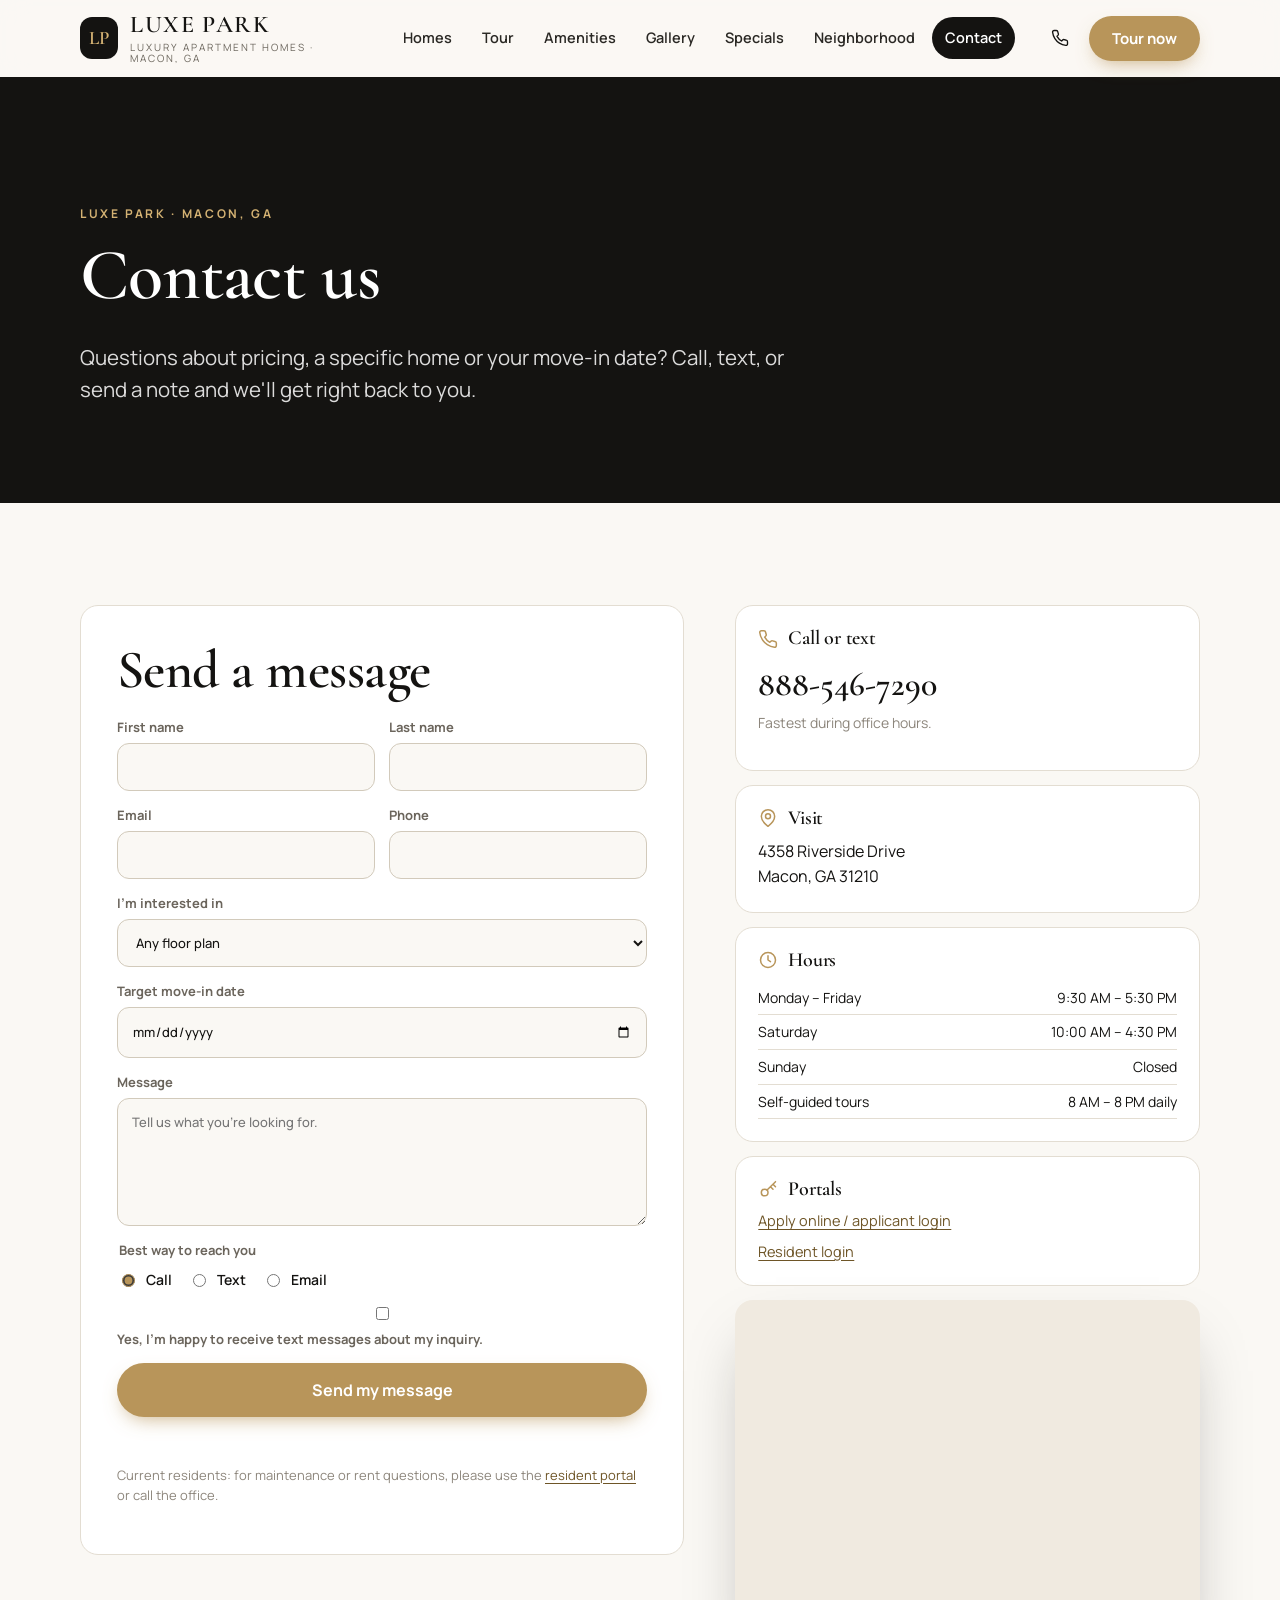
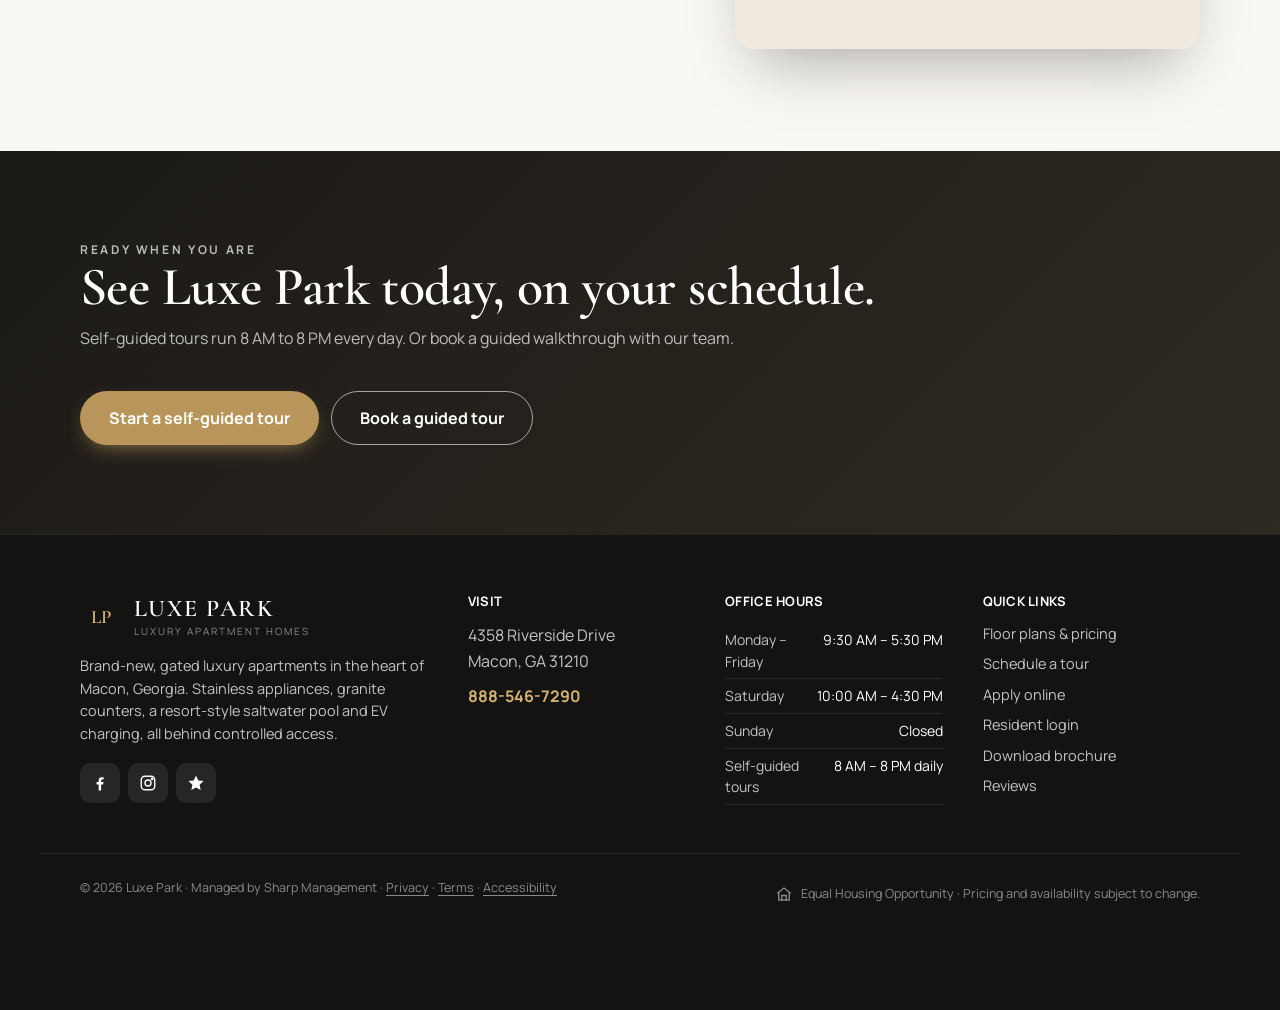
<file: contact.html>
<!doctype html>
<html lang="en">
<head>
<meta charset="utf-8">
<meta name="viewport" content="width=device-width, initial-scale=1">
<title>Contact Luxe Park | Macon, GA Apartments</title>
<meta name="description" content="Call, text or message Luxe Park in Macon, GA. Office hours, address and a quick contact form.">
<meta property="og:title" content="Contact Luxe Park | Macon, GA Apartments">
<meta property="og:description" content="Call, text or message Luxe Park in Macon, GA. Office hours, address and a quick contact form.">
<meta property="og:image" content="https://resource.rentcafe.com/image/upload/q_auto,f_auto,c_limit,w_1200/s3/2/130001/luxe%20park%20swimming%20pool.png">
<link rel="preconnect" href="https://fonts.googleapis.com">
<link rel="preconnect" href="https://fonts.gstatic.com" crossorigin>
<link href="https://fonts.googleapis.com/css2?family=Cormorant+Garamond:ital,wght@0,500;0,600;1,500&family=Manrope:wght@400;500;600;700&display=swap" rel="stylesheet">
<link rel="stylesheet" href="assets/style.css">
<link rel="icon" href="data:image/svg+xml,%3Csvg xmlns='http://www.w3.org/2000/svg' viewBox='0 0 64 64'%3E%3Crect width='64' height='64' rx='14' fill='%23141311'/%3E%3Ctext x='32' y='43' font-family='Georgia,serif' font-size='30' fill='%23c9a86a' text-anchor='middle'%3ELP%3C/text%3E%3C/svg%3E">
<script type="application/ld+json">{"@context": "https://schema.org", "@type": "ApartmentComplex", "name": "Luxe Park Luxury Apartment Homes", "telephone": "+1-888-546-7290", "url": "https://www.luxeparkga.com/", "address": {"@type": "PostalAddress", "streetAddress": "4358 Riverside Drive", "addressLocality": "Macon", "addressRegion": "GA", "postalCode": "31210", "addressCountry": "US"}, "petsAllowed": true, "amenityFeature": [{"@type": "LocationFeatureSpecification", "name": "Saltwater pool"}, {"@type": "LocationFeatureSpecification", "name": "Fitness center"}, {"@type": "LocationFeatureSpecification", "name": "Dog park"}, {"@type": "LocationFeatureSpecification", "name": "EV charging"}, {"@type": "LocationFeatureSpecification", "name": "Gated access"}]}</script>
</head>
<body data-page="contact.html">
<a class="skip" href="#main">Skip to content</a>
<header class="site-header" id="top">
  <div class="wrap header-inner">
    <a class="brand" href="index.html" aria-label="Luxe Park home">
      <span class="brand-mark">LP</span>
      <span class="brand-text"><span>Luxe Park</span><small>Luxury Apartment Homes · Macon, GA</small></span>
    </a>
    <nav class="nav" aria-label="Primary">
      <a href="floor-plans.html">Homes</a><a href="tour.html">Tour</a><a href="amenities.html">Amenities</a><a href="gallery.html">Gallery</a><a href="specials.html">Specials</a><a href="neighborhood.html">Neighborhood</a><a href="contact.html" aria-current=page>Contact</a>
    </nav>
    <div class="header-cta">
      <a class="icon-link" href="tel:+18885467290" aria-label="Call 888-546-7290"><svg viewBox="0 0 24 24" fill="none" stroke="currentColor" stroke-width="1.8" stroke-linecap="round" stroke-linejoin="round"><path d="M22 16.9v3a2 2 0 0 1-2.2 2 19.8 19.8 0 0 1-8.6-3.1 19.5 19.5 0 0 1-6-6A19.8 19.8 0 0 1 2.1 4.2 2 2 0 0 1 4.1 2h3a2 2 0 0 1 2 1.7c.1.9.4 1.8.7 2.7a2 2 0 0 1-.5 2.1L8 9.8a16 16 0 0 0 6.2 6.2l1.3-1.3a2 2 0 0 1 2.1-.5c.9.3 1.8.6 2.7.7a2 2 0 0 1 1.7 2z"/></svg><span>888-546-7290</span></a>
      <button class="btn btn-gold" data-book="guided">Tour now</button>
      <button class="menu-btn" aria-label="Open menu" aria-expanded="false" data-menu><svg viewBox="0 0 24 24" fill="none" stroke="currentColor" stroke-width="2" stroke-linecap="round"><path d="M4 7h16M4 12h16M4 17h16"/></svg></button>
    </div>
  </div>
</header>
<div class="mobile-menu" data-mobile-menu aria-hidden="true">
  <button class="menu-backdrop" aria-label="Close menu" data-menu-close></button>
  <div class="mobile-menu-panel">
  <div class="mobile-menu-top">
    <span class="eyebrow">Menu</span>
    <button class="menu-close" aria-label="Close menu" data-menu-close><svg viewBox="0 0 24 24" fill="none" stroke="currentColor" stroke-width="2" stroke-linecap="round"><path d="M6 6l12 12M18 6 6 18"/></svg></button>
  </div>
  <nav aria-label="Mobile">
    <a href="index.html">Home</a>
    <a href="floor-plans.html">Homes</a><a href="tour.html">Tour</a><a href="amenities.html">Amenities</a><a href="gallery.html">Gallery</a><a href="specials.html">Specials</a><a href="neighborhood.html">Neighborhood</a><a href="contact.html">Contact</a>
  </nav>
  <div class="mobile-menu-foot">
    <button class="btn btn-gold btn-block" data-book="guided">Tour now</button>
    <a class="btn btn-ghost btn-block" href="https://luxeparkga.securecafe.com/onlineleasing/luxe-park/guestlogin.aspx" target="_blank" rel="noopener">Apply online</a>
    <a class="btn btn-ghost btn-block" href="tel:+18885467290">Call 888-546-7290</a>
  </div>
  </div>
</div>
<main id="main">

<section class="page-hero" style="--hero:url('https://resource.rentcafe.com/image/upload/q_auto,f_auto,c_limit,w_1800/s3/2/130001/luxe%20park%20leasing%20office.png')">
  <div class="wrap">
    <p class="eyebrow light">Luxe Park · Macon, GA</p>
    <h1>Contact us</h1>
    <p class="lead">Questions about pricing, a specific home or your move-in date? Call, text, or send a note and we'll get right back to you.</p>
  </div>
</section>

<section class="section">
  <div class="wrap contact-grid">
    <form class="contact-form reveal" data-contact-form novalidate>
      <h2>Send a message</h2>
      <div class="field-row">
        <label>First name<input name="first" required autocomplete="given-name"></label>
        <label>Last name<input name="last" required autocomplete="family-name"></label>
      </div>
      <div class="field-row">
        <label>Email<input name="email" type="email" required autocomplete="email"></label>
        <label>Phone<input name="phone" type="tel" autocomplete="tel"></label>
      </div>
      <label>I'm interested in
        <select name="plan">
          <option value="">Any floor plan</option>
          <option value="shortleaf">The Shortleaf · 1 bed / 1 bath</option><option value="longleaf">The Longleaf · 1 bed / 1 bath</option><option value="slash">The Slash · 2 bed / 2 bath</option><option value="loblolly">The Loblolly · 3 bed / 2 bath</option>
          <option value="furniture">Furnished options (CORT)</option>
        </select>
      </label>
      <label>Target move-in date<input name="movein" type="date"></label>
      <label>Message<textarea name="message" rows="5" maxlength="512" placeholder="Tell us what you're looking for."></textarea></label>
      <fieldset class="radio-row">
        <legend>Best way to reach you</legend>
        <label><input type="radio" name="contact" value="call" checked> Call</label>
        <label><input type="radio" name="contact" value="text"> Text</label>
        <label><input type="radio" name="contact" value="email"> Email</label>
      </fieldset>
      <label class="check"><input type="checkbox" name="sms"> Yes, I'm happy to receive text messages about my inquiry.</label>
      <button class="btn btn-gold btn-lg" type="submit">Send my message</button>
      <p class="form-status" data-form-status aria-live="polite"></p>
      <p class="fine">Current residents: for maintenance or rent questions, please use the <a href="https://luxeparkga.securecafe.com/residentservices/luxe-park/userlogin.aspx" target="_blank" rel="noopener">resident portal</a> or call the office.</p>
    </form>
    <aside class="contact-side">
      <div class="info-card reveal">
        <h3><svg viewBox="0 0 24 24" fill="none" stroke="currentColor" stroke-width="1.8" stroke-linecap="round" stroke-linejoin="round"><path d="M22 16.9v3a2 2 0 0 1-2.2 2 19.8 19.8 0 0 1-8.6-3.1 19.5 19.5 0 0 1-6-6A19.8 19.8 0 0 1 2.1 4.2 2 2 0 0 1 4.1 2h3a2 2 0 0 1 2 1.7c.1.9.4 1.8.7 2.7a2 2 0 0 1-.5 2.1L8 9.8a16 16 0 0 0 6.2 6.2l1.3-1.3a2 2 0 0 1 2.1-.5c.9.3 1.8.6 2.7.7a2 2 0 0 1 1.7 2z"/></svg> Call or text</h3>
        <a class="big-link" href="tel:+18885467290">888-546-7290</a>
        <p class="muted">Fastest during office hours.</p>
      </div>
      <div class="info-card reveal">
        <h3><svg viewBox="0 0 24 24" fill="none" stroke="currentColor" stroke-width="1.8" stroke-linecap="round" stroke-linejoin="round"><path d="M20 10c0 6-8 12-8 12s-8-6-8-12a8 8 0 0 1 16 0z"/><circle cx="12" cy="10" r="3"/></svg> Visit</h3>
        <address><a href="https://maps.google.com/?q=4358%20Riverside%20Drive%20Macon%20GA%2031210" target="_blank" rel="noopener">4358 Riverside Drive<br>Macon, GA 31210</a></address>
      </div>
      <div class="info-card reveal">
        <h3><svg viewBox="0 0 24 24" fill="none" stroke="currentColor" stroke-width="1.8" stroke-linecap="round" stroke-linejoin="round"><circle cx="12" cy="12" r="9"/><path d="M12 7v5l3 2"/></svg> Hours</h3>
        <ul class="hours"><li><span>Monday – Friday</span><span>9:30 AM – 5:30 PM</span></li><li><span>Saturday</span><span>10:00 AM – 4:30 PM</span></li><li><span>Sunday</span><span>Closed</span></li><li><span>Self-guided tours</span><span>8 AM – 8 PM daily</span></li></ul>
      </div>
      <div class="info-card reveal">
        <h3><svg viewBox="0 0 24 24" fill="none" stroke="currentColor" stroke-width="1.8" stroke-linecap="round" stroke-linejoin="round"><circle cx="8" cy="15" r="4"/><path d="M10.9 12.1 21 2M15 8l3 3M18 5l3 3"/></svg> Portals</h3>
        <ul class="footer-links">
          <li><a href="https://luxeparkga.securecafe.com/onlineleasing/luxe-park/guestlogin.aspx" target="_blank" rel="noopener">Apply online / applicant login</a></li>
          <li><a href="https://luxeparkga.securecafe.com/residentservices/luxe-park/userlogin.aspx" target="_blank" rel="noopener">Resident login</a></li>
        </ul>
      </div>
      <div class="map-card reveal"><iframe src="https://www.google.com/maps?q=4358+Riverside+Drive,+Macon,+GA+31210&z=14&output=embed" title="Map to Luxe Park" loading="lazy" referrerpolicy="no-referrer-when-downgrade"></iframe></div>
    </aside>
  </div>
</section>

</main>
<section class="cta-band reveal">
  <div class="wrap cta-inner">
    <div>
      <p class="eyebrow">Ready when you are</p>
      <h2>See Luxe Park today, on your schedule.</h2>
      <p>Self-guided tours run 8 AM to 8 PM every day. Or book a guided walkthrough with our team.</p>
    </div>
    <div class="cta-actions">
      <a class="btn btn-gold btn-lg" href="https://app.tour24now.com/prospect/tour/luxe-park/register/" target="_blank" rel="noopener">Start a self-guided tour</a>
      <button class="btn btn-outline-light btn-lg" data-book="guided">Book a guided tour</button>
    </div>
  </div>
</section>
<footer class="site-footer">
  <div class="wrap footer-grid">
    <div class="footer-brand">
      <a class="brand" href="index.html"><span class="brand-mark">LP</span><span class="brand-text"><span>Luxe Park</span><small>Luxury Apartment Homes</small></span></a>
      <p>Brand-new, gated luxury apartments in the heart of Macon, Georgia. Stainless appliances, granite counters, a resort-style saltwater pool and EV charging, all behind controlled access.</p>
      <div class="social">
        <a href="https://www.facebook.com/luxeparkapartments" target="_blank" rel="noopener" aria-label="Facebook"><svg viewBox="0 0 24 24" fill="currentColor"><path d="M13.5 22v-8h2.7l.4-3.2h-3.1V8.8c0-.9.3-1.5 1.6-1.5h1.7V4.4c-.3 0-1.3-.1-2.5-.1-2.5 0-4.1 1.5-4.1 4.2v2.3H7.4V14h2.8v8h3.3z"/></svg></a>
        <a href="https://instagram.com/luxeparkapartments" target="_blank" rel="noopener" aria-label="Instagram"><svg viewBox="0 0 24 24" fill="none" stroke="currentColor" stroke-width="1.8"><rect x="3" y="3" width="18" height="18" rx="5"/><circle cx="12" cy="12" r="4"/><circle cx="17.5" cy="6.5" r="1" fill="currentColor"/></svg></a>
        <a href="https://birdeye.com/luxe-park-luxury-apartment-homes-171157085732420" target="_blank" rel="noopener" aria-label="Reviews"><svg viewBox="0 0 24 24" fill="currentColor"><path d="m12 2 3 6.6 7 .8-5.2 4.9 1.4 7.1L12 17.9 5.8 21.4l1.4-7.1L2 9.4l7-.8z"/></svg></a>
      </div>
    </div>
    <div>
      <h4>Visit</h4>
      <address>
        <a href="https://maps.google.com/?q=4358%20Riverside%20Drive%20Macon%20GA%2031210" target="_blank" rel="noopener">4358 Riverside Drive<br>Macon, GA 31210</a>
      </address>
      <a class="footer-phone" href="tel:+18885467290">888-546-7290</a>
    </div>
    <div>
      <h4>Office hours</h4>
      <ul class="hours"><li><span>Monday – Friday</span><span>9:30 AM – 5:30 PM</span></li><li><span>Saturday</span><span>10:00 AM – 4:30 PM</span></li><li><span>Sunday</span><span>Closed</span></li><li><span>Self-guided tours</span><span>8 AM – 8 PM daily</span></li></ul>
    </div>
    <div>
      <h4>Quick links</h4>
      <ul class="footer-links">
        <li><a href="floor-plans.html">Floor plans &amp; pricing</a></li>
        <li><a href="tour.html">Schedule a tour</a></li>
        <li><a href="https://luxeparkga.securecafe.com/onlineleasing/luxe-park/guestlogin.aspx" target="_blank" rel="noopener">Apply online</a></li>
        <li><a href="https://luxeparkga.securecafe.com/residentservices/luxe-park/userlogin.aspx" target="_blank" rel="noopener">Resident login</a></li>
        <li><a href="https://www.luxeparkga.com/brochure?FloorPlanIDs=,4624296,4624310,4624311,4624312" target="_blank" rel="noopener">Download brochure</a></li>
        <li><a href="https://birdeye.com/luxe-park-luxury-apartment-homes-171157085732420" target="_blank" rel="noopener">Reviews</a></li>
      </ul>
    </div>
  </div>
  <div class="wrap footer-bottom">
    <p>© 2026 Luxe Park · Managed by Sharp Management · <a href="https://www.luxeparkga.com/privacypolicy" target="_blank" rel="noopener">Privacy</a> · <a href="https://www.luxeparkga.com/termsandconditions" target="_blank" rel="noopener">Terms</a> · <a href="https://www.luxeparkga.com/accessibility" target="_blank" rel="noopener">Accessibility</a></p>
    <p class="eho" aria-label="Equal Housing Opportunity">
      <svg viewBox="0 0 24 24" width="18" height="18" fill="none" stroke="currentColor" stroke-width="1.8"><path d="M3 11 12 4l9 7M5 10v10h14V10M9 20v-6h6v6"/></svg>
      Equal Housing Opportunity · Pricing and availability subject to change.
    </p>
  </div>
</footer>
<div class="mobile-bar">
  <a href="tel:+18885467290"><svg viewBox="0 0 24 24" fill="none" stroke="currentColor" stroke-width="1.8" stroke-linecap="round" stroke-linejoin="round"><path d="M22 16.9v3a2 2 0 0 1-2.2 2 19.8 19.8 0 0 1-8.6-3.1 19.5 19.5 0 0 1-6-6A19.8 19.8 0 0 1 2.1 4.2 2 2 0 0 1 4.1 2h3a2 2 0 0 1 2 1.7c.1.9.4 1.8.7 2.7a2 2 0 0 1-.5 2.1L8 9.8a16 16 0 0 0 6.2 6.2l1.3-1.3a2 2 0 0 1 2.1-.5c.9.3 1.8.6 2.7.7a2 2 0 0 1 1.7 2z"/></svg> Call</a>
  <a class="primary" href="#" data-book="guided"><svg viewBox="0 0 24 24" fill="currentColor"><path d="M8 5v14l11-7z"/></svg> Tour now</a>
  <a href="floor-plans.html"><svg viewBox="0 0 24 24" fill="none" stroke="currentColor" stroke-width="1.8" stroke-linecap="round" stroke-linejoin="round"><circle cx="8" cy="15" r="4"/><path d="M10.9 12.1 21 2M15 8l3 3M18 5l3 3"/></svg> Pricing</a>
</div>
<div class="lightbox" data-lightbox hidden>
  <button class="lb-close" aria-label="Close" data-lb-close><svg viewBox="0 0 24 24" fill="none" stroke="currentColor" stroke-width="2" stroke-linecap="round"><path d="M6 6l12 12M18 6 6 18"/></svg></button>
  <button class="lb-prev" aria-label="Previous" data-lb-prev><svg viewBox="0 0 24 24" fill="none" stroke="currentColor" stroke-width="2" stroke-linecap="round" stroke-linejoin="round"><path d="M5 12h14M13 6l6 6-6 6"/></svg></button>
  <figure><img alt=""><figcaption></figcaption></figure>
  <button class="lb-next" aria-label="Next" data-lb-next><svg viewBox="0 0 24 24" fill="none" stroke="currentColor" stroke-width="2" stroke-linecap="round" stroke-linejoin="round"><path d="M5 12h14M13 6l6 6-6 6"/></svg></button>
</div>
<div class="modal" data-booking hidden><div class="modal-card quiz-card"></div></div>
<div class="video-modal" data-video-modal hidden>
  <button class="lb-close" aria-label="Close video" data-video-close><svg viewBox="0 0 24 24" fill="none" stroke="currentColor" stroke-width="2" stroke-linecap="round"><path d="M6 6l12 12M18 6 6 18"/></svg></button>
  <div class="video-frame"><iframe title="Luxe Park video tour" allow="autoplay; fullscreen; picture-in-picture" allowfullscreen></iframe></div>
</div>
<script src="assets/data.js"></script>
<script src="assets/main.js" defer></script>
<script src="assets/explorer.js" defer></script>
</body>
</html>
</file>
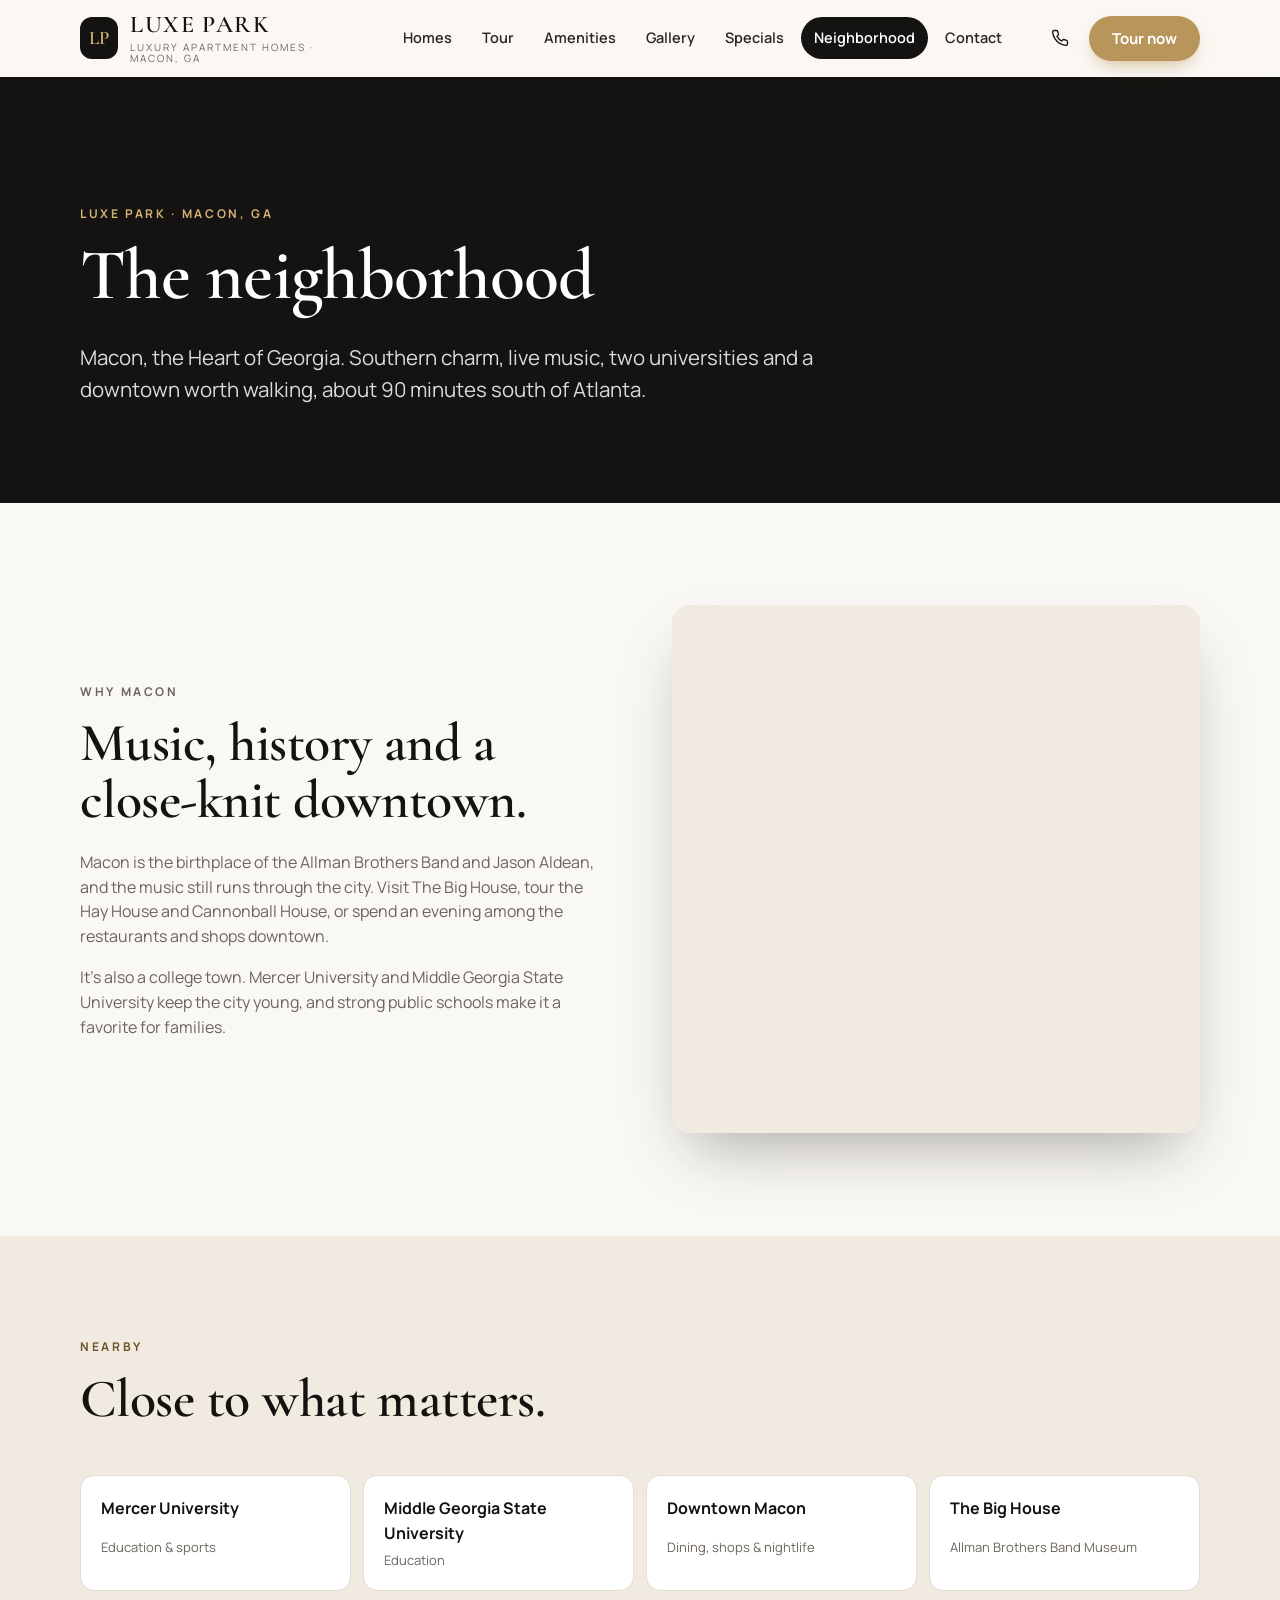
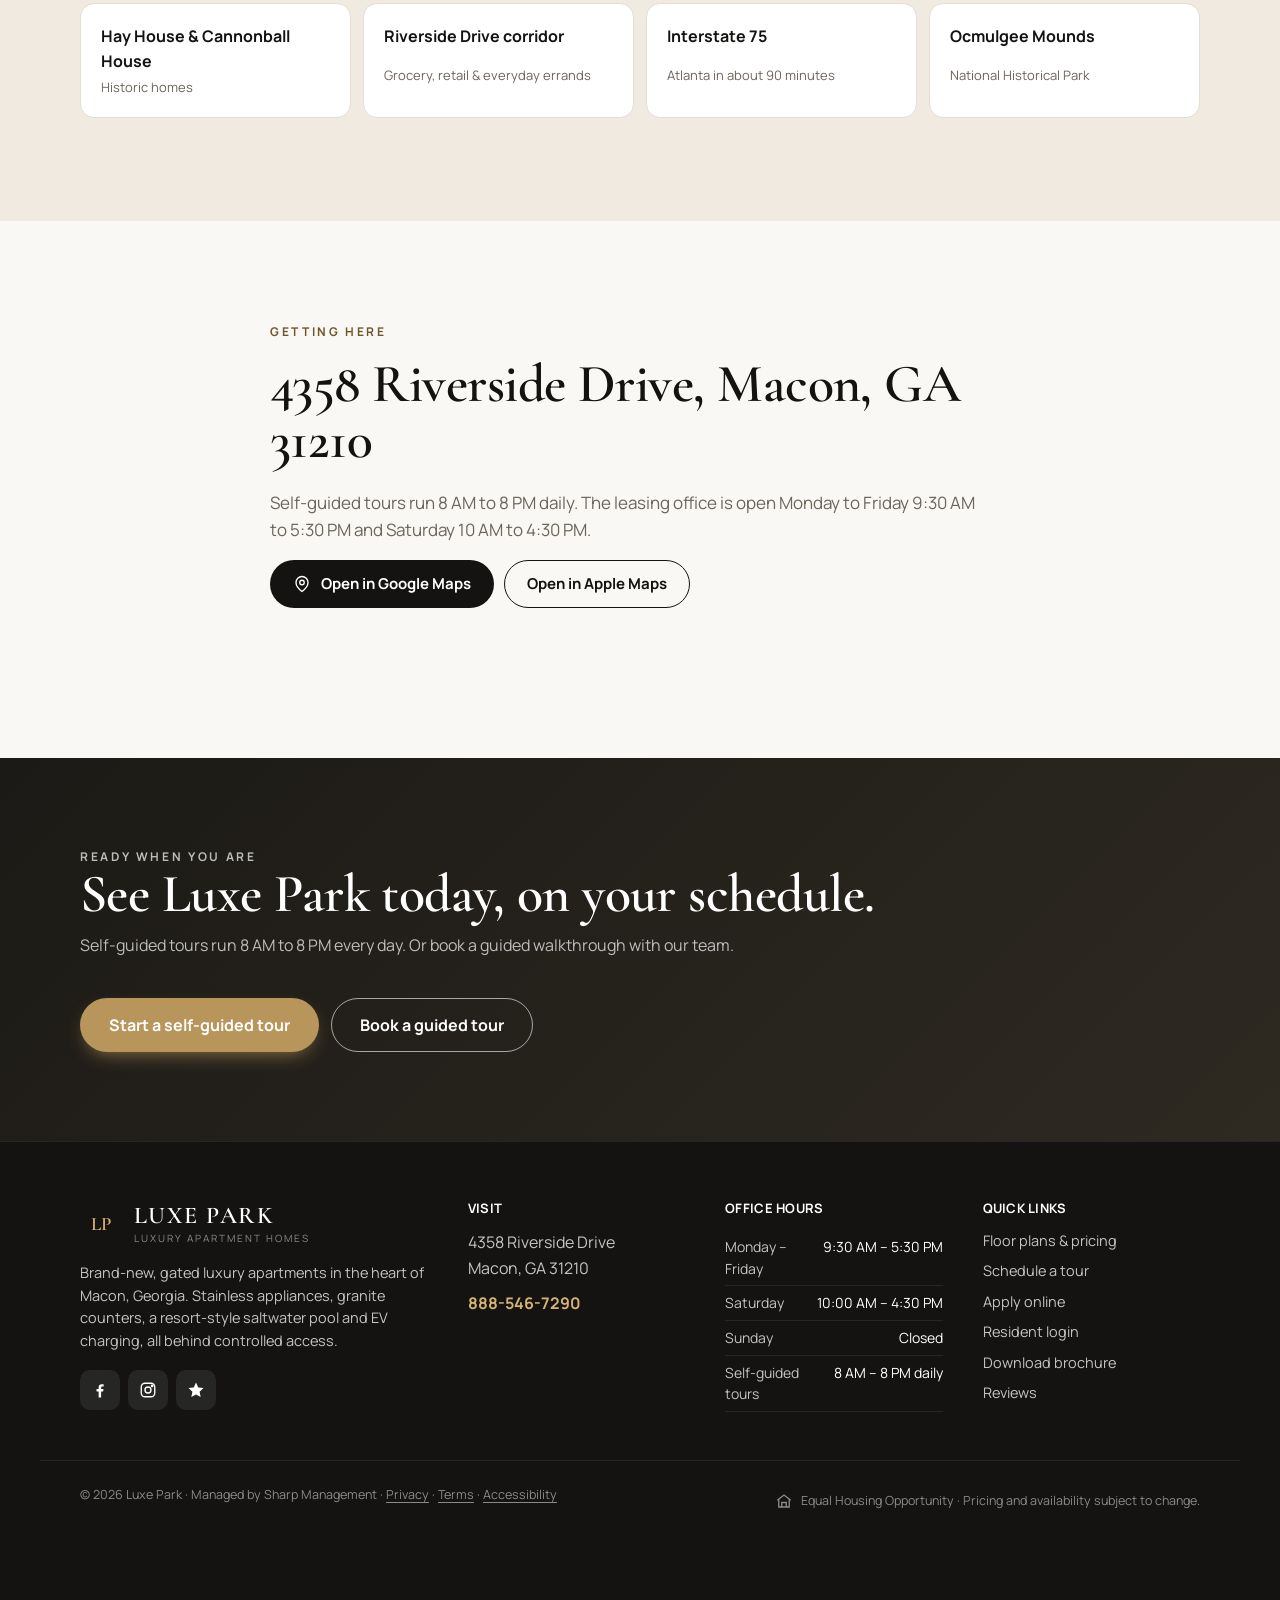
<file: neighborhood.html>
<!doctype html>
<html lang="en">
<head>
<meta charset="utf-8">
<meta name="viewport" content="width=device-width, initial-scale=1">
<title>Neighborhood & Directions | Luxe Park, Macon GA</title>
<meta name="description" content="Luxe Park sits on Riverside Drive in Macon, GA, near Mercer University, downtown and I-75. Map, directions and what's nearby.">
<meta property="og:title" content="Neighborhood & Directions | Luxe Park, Macon GA">
<meta property="og:description" content="Luxe Park sits on Riverside Drive in Macon, GA, near Mercer University, downtown and I-75. Map, directions and what's nearby.">
<meta property="og:image" content="https://resource.rentcafe.com/image/upload/q_auto,f_auto,c_limit,w_1200/s3/2/130001/luxe%20park%20swimming%20pool.png">
<link rel="preconnect" href="https://fonts.googleapis.com">
<link rel="preconnect" href="https://fonts.gstatic.com" crossorigin>
<link href="https://fonts.googleapis.com/css2?family=Cormorant+Garamond:ital,wght@0,500;0,600;1,500&family=Manrope:wght@400;500;600;700&display=swap" rel="stylesheet">
<link rel="stylesheet" href="assets/style.css">
<link rel="icon" href="data:image/svg+xml,%3Csvg xmlns='http://www.w3.org/2000/svg' viewBox='0 0 64 64'%3E%3Crect width='64' height='64' rx='14' fill='%23141311'/%3E%3Ctext x='32' y='43' font-family='Georgia,serif' font-size='30' fill='%23c9a86a' text-anchor='middle'%3ELP%3C/text%3E%3C/svg%3E">
<script type="application/ld+json">{"@context": "https://schema.org", "@type": "ApartmentComplex", "name": "Luxe Park Luxury Apartment Homes", "telephone": "+1-888-546-7290", "url": "https://www.luxeparkga.com/", "address": {"@type": "PostalAddress", "streetAddress": "4358 Riverside Drive", "addressLocality": "Macon", "addressRegion": "GA", "postalCode": "31210", "addressCountry": "US"}, "petsAllowed": true, "amenityFeature": [{"@type": "LocationFeatureSpecification", "name": "Saltwater pool"}, {"@type": "LocationFeatureSpecification", "name": "Fitness center"}, {"@type": "LocationFeatureSpecification", "name": "Dog park"}, {"@type": "LocationFeatureSpecification", "name": "EV charging"}, {"@type": "LocationFeatureSpecification", "name": "Gated access"}]}</script>
</head>
<body data-page="neighborhood.html">
<a class="skip" href="#main">Skip to content</a>
<header class="site-header" id="top">
  <div class="wrap header-inner">
    <a class="brand" href="index.html" aria-label="Luxe Park home">
      <span class="brand-mark">LP</span>
      <span class="brand-text"><span>Luxe Park</span><small>Luxury Apartment Homes · Macon, GA</small></span>
    </a>
    <nav class="nav" aria-label="Primary">
      <a href="floor-plans.html">Homes</a><a href="tour.html">Tour</a><a href="amenities.html">Amenities</a><a href="gallery.html">Gallery</a><a href="specials.html">Specials</a><a href="neighborhood.html" aria-current=page>Neighborhood</a><a href="contact.html">Contact</a>
    </nav>
    <div class="header-cta">
      <a class="icon-link" href="tel:+18885467290" aria-label="Call 888-546-7290"><svg viewBox="0 0 24 24" fill="none" stroke="currentColor" stroke-width="1.8" stroke-linecap="round" stroke-linejoin="round"><path d="M22 16.9v3a2 2 0 0 1-2.2 2 19.8 19.8 0 0 1-8.6-3.1 19.5 19.5 0 0 1-6-6A19.8 19.8 0 0 1 2.1 4.2 2 2 0 0 1 4.1 2h3a2 2 0 0 1 2 1.7c.1.9.4 1.8.7 2.7a2 2 0 0 1-.5 2.1L8 9.8a16 16 0 0 0 6.2 6.2l1.3-1.3a2 2 0 0 1 2.1-.5c.9.3 1.8.6 2.7.7a2 2 0 0 1 1.7 2z"/></svg><span>888-546-7290</span></a>
      <button class="btn btn-gold" data-book="guided">Tour now</button>
      <button class="menu-btn" aria-label="Open menu" aria-expanded="false" data-menu><svg viewBox="0 0 24 24" fill="none" stroke="currentColor" stroke-width="2" stroke-linecap="round"><path d="M4 7h16M4 12h16M4 17h16"/></svg></button>
    </div>
  </div>
</header>
<div class="mobile-menu" data-mobile-menu aria-hidden="true">
  <button class="menu-backdrop" aria-label="Close menu" data-menu-close></button>
  <div class="mobile-menu-panel">
  <div class="mobile-menu-top">
    <span class="eyebrow">Menu</span>
    <button class="menu-close" aria-label="Close menu" data-menu-close><svg viewBox="0 0 24 24" fill="none" stroke="currentColor" stroke-width="2" stroke-linecap="round"><path d="M6 6l12 12M18 6 6 18"/></svg></button>
  </div>
  <nav aria-label="Mobile">
    <a href="index.html">Home</a>
    <a href="floor-plans.html">Homes</a><a href="tour.html">Tour</a><a href="amenities.html">Amenities</a><a href="gallery.html">Gallery</a><a href="specials.html">Specials</a><a href="neighborhood.html">Neighborhood</a><a href="contact.html">Contact</a>
  </nav>
  <div class="mobile-menu-foot">
    <button class="btn btn-gold btn-block" data-book="guided">Tour now</button>
    <a class="btn btn-ghost btn-block" href="https://luxeparkga.securecafe.com/onlineleasing/luxe-park/guestlogin.aspx" target="_blank" rel="noopener">Apply online</a>
    <a class="btn btn-ghost btn-block" href="tel:+18885467290">Call 888-546-7290</a>
  </div>
  </div>
</div>
<main id="main">

<section class="page-hero" style="--hero:url('https://resource.rentcafe.com/image/upload/q_auto,f_auto,c_limit,w_1800/s3/2/130001/luxe%20%20park.jpg')">
  <div class="wrap">
    <p class="eyebrow light">Luxe Park · Macon, GA</p>
    <h1>The neighborhood</h1>
    <p class="lead">Macon, the Heart of Georgia. Southern charm, live music, two universities and a downtown worth walking, about 90 minutes south of Atlanta.</p>
  </div>
</section>

<section class="section">
  <div class="wrap split">
    <div class="split-copy reveal">
      <p class="eyebrow">Why Macon</p>
      <h2>Music, history and a close-knit downtown.</h2>
      <p>Macon is the birthplace of the Allman Brothers Band and Jason Aldean, and the music still runs through the city. Visit The Big House, tour the Hay House and Cannonball House, or spend an evening among the restaurants and shops downtown.</p>
      <p>It's also a college town. Mercer University and Middle Georgia State University keep the city young, and strong public schools make it a favorite for families.</p>
    </div>
    <div class="split-media reveal map-card tall">
      <iframe src="https://www.google.com/maps?q=4358+Riverside+Drive,+Macon,+GA+31210&z=14&output=embed" title="Map to Luxe Park at 4358 Riverside Drive, Macon, GA" loading="lazy" referrerpolicy="no-referrer-when-downgrade"></iframe>
    </div>
  </div>
</section>

<section class="section section-sand">
  <div class="wrap">
    <div class="section-head reveal">
      <p class="eyebrow">Nearby</p>
      <h2>Close to what matters.</h2>
    </div>
    <div class="near-grid">
      <div class="near reveal"><strong>Mercer University</strong><span>Education &amp; sports</span></div>
      <div class="near reveal"><strong>Middle Georgia State University</strong><span>Education</span></div>
      <div class="near reveal"><strong>Downtown Macon</strong><span>Dining, shops &amp; nightlife</span></div>
      <div class="near reveal"><strong>The Big House</strong><span>Allman Brothers Band Museum</span></div>
      <div class="near reveal"><strong>Hay House &amp; Cannonball House</strong><span>Historic homes</span></div>
      <div class="near reveal"><strong>Riverside Drive corridor</strong><span>Grocery, retail &amp; everyday errands</span></div>
      <div class="near reveal"><strong>Interstate 75</strong><span>Atlanta in about 90 minutes</span></div>
      <div class="near reveal"><strong>Ocmulgee Mounds</strong><span>National Historical Park</span></div>
    </div>
  </div>
</section>

<section class="section">
  <div class="wrap narrow">
    <div class="section-head reveal">
      <p class="eyebrow">Getting here</p>
      <h2>4358 Riverside Drive, Macon, GA 31210</h2>
      <p>Self-guided tours run 8 AM to 8 PM daily. The leasing office is open Monday to Friday 9:30 AM to 5:30 PM and Saturday 10 AM to 4:30 PM.</p>
      <div class="btn-row">
        <a class="btn btn-dark" href="https://maps.google.com/?q=4358%20Riverside%20Drive%20Macon%20GA%2031210" target="_blank" rel="noopener"><svg viewBox="0 0 24 24" fill="none" stroke="currentColor" stroke-width="1.8" stroke-linecap="round" stroke-linejoin="round"><path d="M20 10c0 6-8 12-8 12s-8-6-8-12a8 8 0 0 1 16 0z"/><circle cx="12" cy="10" r="3"/></svg> Open in Google Maps</a>
        <a class="btn btn-outline" href="https://maps.apple.com/?q=4358+Riverside+Drive,+Macon,+GA+31210" target="_blank" rel="noopener">Open in Apple Maps</a>
      </div>
    </div>
  </div>
</section>

</main>
<section class="cta-band reveal">
  <div class="wrap cta-inner">
    <div>
      <p class="eyebrow">Ready when you are</p>
      <h2>See Luxe Park today, on your schedule.</h2>
      <p>Self-guided tours run 8 AM to 8 PM every day. Or book a guided walkthrough with our team.</p>
    </div>
    <div class="cta-actions">
      <a class="btn btn-gold btn-lg" href="https://app.tour24now.com/prospect/tour/luxe-park/register/" target="_blank" rel="noopener">Start a self-guided tour</a>
      <button class="btn btn-outline-light btn-lg" data-book="guided">Book a guided tour</button>
    </div>
  </div>
</section>
<footer class="site-footer">
  <div class="wrap footer-grid">
    <div class="footer-brand">
      <a class="brand" href="index.html"><span class="brand-mark">LP</span><span class="brand-text"><span>Luxe Park</span><small>Luxury Apartment Homes</small></span></a>
      <p>Brand-new, gated luxury apartments in the heart of Macon, Georgia. Stainless appliances, granite counters, a resort-style saltwater pool and EV charging, all behind controlled access.</p>
      <div class="social">
        <a href="https://www.facebook.com/luxeparkapartments" target="_blank" rel="noopener" aria-label="Facebook"><svg viewBox="0 0 24 24" fill="currentColor"><path d="M13.5 22v-8h2.7l.4-3.2h-3.1V8.8c0-.9.3-1.5 1.6-1.5h1.7V4.4c-.3 0-1.3-.1-2.5-.1-2.5 0-4.1 1.5-4.1 4.2v2.3H7.4V14h2.8v8h3.3z"/></svg></a>
        <a href="https://instagram.com/luxeparkapartments" target="_blank" rel="noopener" aria-label="Instagram"><svg viewBox="0 0 24 24" fill="none" stroke="currentColor" stroke-width="1.8"><rect x="3" y="3" width="18" height="18" rx="5"/><circle cx="12" cy="12" r="4"/><circle cx="17.5" cy="6.5" r="1" fill="currentColor"/></svg></a>
        <a href="https://birdeye.com/luxe-park-luxury-apartment-homes-171157085732420" target="_blank" rel="noopener" aria-label="Reviews"><svg viewBox="0 0 24 24" fill="currentColor"><path d="m12 2 3 6.6 7 .8-5.2 4.9 1.4 7.1L12 17.9 5.8 21.4l1.4-7.1L2 9.4l7-.8z"/></svg></a>
      </div>
    </div>
    <div>
      <h4>Visit</h4>
      <address>
        <a href="https://maps.google.com/?q=4358%20Riverside%20Drive%20Macon%20GA%2031210" target="_blank" rel="noopener">4358 Riverside Drive<br>Macon, GA 31210</a>
      </address>
      <a class="footer-phone" href="tel:+18885467290">888-546-7290</a>
    </div>
    <div>
      <h4>Office hours</h4>
      <ul class="hours"><li><span>Monday – Friday</span><span>9:30 AM – 5:30 PM</span></li><li><span>Saturday</span><span>10:00 AM – 4:30 PM</span></li><li><span>Sunday</span><span>Closed</span></li><li><span>Self-guided tours</span><span>8 AM – 8 PM daily</span></li></ul>
    </div>
    <div>
      <h4>Quick links</h4>
      <ul class="footer-links">
        <li><a href="floor-plans.html">Floor plans &amp; pricing</a></li>
        <li><a href="tour.html">Schedule a tour</a></li>
        <li><a href="https://luxeparkga.securecafe.com/onlineleasing/luxe-park/guestlogin.aspx" target="_blank" rel="noopener">Apply online</a></li>
        <li><a href="https://luxeparkga.securecafe.com/residentservices/luxe-park/userlogin.aspx" target="_blank" rel="noopener">Resident login</a></li>
        <li><a href="https://www.luxeparkga.com/brochure?FloorPlanIDs=,4624296,4624310,4624311,4624312" target="_blank" rel="noopener">Download brochure</a></li>
        <li><a href="https://birdeye.com/luxe-park-luxury-apartment-homes-171157085732420" target="_blank" rel="noopener">Reviews</a></li>
      </ul>
    </div>
  </div>
  <div class="wrap footer-bottom">
    <p>© 2026 Luxe Park · Managed by Sharp Management · <a href="https://www.luxeparkga.com/privacypolicy" target="_blank" rel="noopener">Privacy</a> · <a href="https://www.luxeparkga.com/termsandconditions" target="_blank" rel="noopener">Terms</a> · <a href="https://www.luxeparkga.com/accessibility" target="_blank" rel="noopener">Accessibility</a></p>
    <p class="eho" aria-label="Equal Housing Opportunity">
      <svg viewBox="0 0 24 24" width="18" height="18" fill="none" stroke="currentColor" stroke-width="1.8"><path d="M3 11 12 4l9 7M5 10v10h14V10M9 20v-6h6v6"/></svg>
      Equal Housing Opportunity · Pricing and availability subject to change.
    </p>
  </div>
</footer>
<div class="mobile-bar">
  <a href="tel:+18885467290"><svg viewBox="0 0 24 24" fill="none" stroke="currentColor" stroke-width="1.8" stroke-linecap="round" stroke-linejoin="round"><path d="M22 16.9v3a2 2 0 0 1-2.2 2 19.8 19.8 0 0 1-8.6-3.1 19.5 19.5 0 0 1-6-6A19.8 19.8 0 0 1 2.1 4.2 2 2 0 0 1 4.1 2h3a2 2 0 0 1 2 1.7c.1.9.4 1.8.7 2.7a2 2 0 0 1-.5 2.1L8 9.8a16 16 0 0 0 6.2 6.2l1.3-1.3a2 2 0 0 1 2.1-.5c.9.3 1.8.6 2.7.7a2 2 0 0 1 1.7 2z"/></svg> Call</a>
  <a class="primary" href="#" data-book="guided"><svg viewBox="0 0 24 24" fill="currentColor"><path d="M8 5v14l11-7z"/></svg> Tour now</a>
  <a href="floor-plans.html"><svg viewBox="0 0 24 24" fill="none" stroke="currentColor" stroke-width="1.8" stroke-linecap="round" stroke-linejoin="round"><circle cx="8" cy="15" r="4"/><path d="M10.9 12.1 21 2M15 8l3 3M18 5l3 3"/></svg> Pricing</a>
</div>
<div class="lightbox" data-lightbox hidden>
  <button class="lb-close" aria-label="Close" data-lb-close><svg viewBox="0 0 24 24" fill="none" stroke="currentColor" stroke-width="2" stroke-linecap="round"><path d="M6 6l12 12M18 6 6 18"/></svg></button>
  <button class="lb-prev" aria-label="Previous" data-lb-prev><svg viewBox="0 0 24 24" fill="none" stroke="currentColor" stroke-width="2" stroke-linecap="round" stroke-linejoin="round"><path d="M5 12h14M13 6l6 6-6 6"/></svg></button>
  <figure><img alt=""><figcaption></figcaption></figure>
  <button class="lb-next" aria-label="Next" data-lb-next><svg viewBox="0 0 24 24" fill="none" stroke="currentColor" stroke-width="2" stroke-linecap="round" stroke-linejoin="round"><path d="M5 12h14M13 6l6 6-6 6"/></svg></button>
</div>
<div class="modal" data-booking hidden><div class="modal-card quiz-card"></div></div>
<div class="video-modal" data-video-modal hidden>
  <button class="lb-close" aria-label="Close video" data-video-close><svg viewBox="0 0 24 24" fill="none" stroke="currentColor" stroke-width="2" stroke-linecap="round"><path d="M6 6l12 12M18 6 6 18"/></svg></button>
  <div class="video-frame"><iframe title="Luxe Park video tour" allow="autoplay; fullscreen; picture-in-picture" allowfullscreen></iframe></div>
</div>
<script src="assets/data.js"></script>
<script src="assets/main.js" defer></script>
<script src="assets/explorer.js" defer></script>
</body>
</html>
</file>
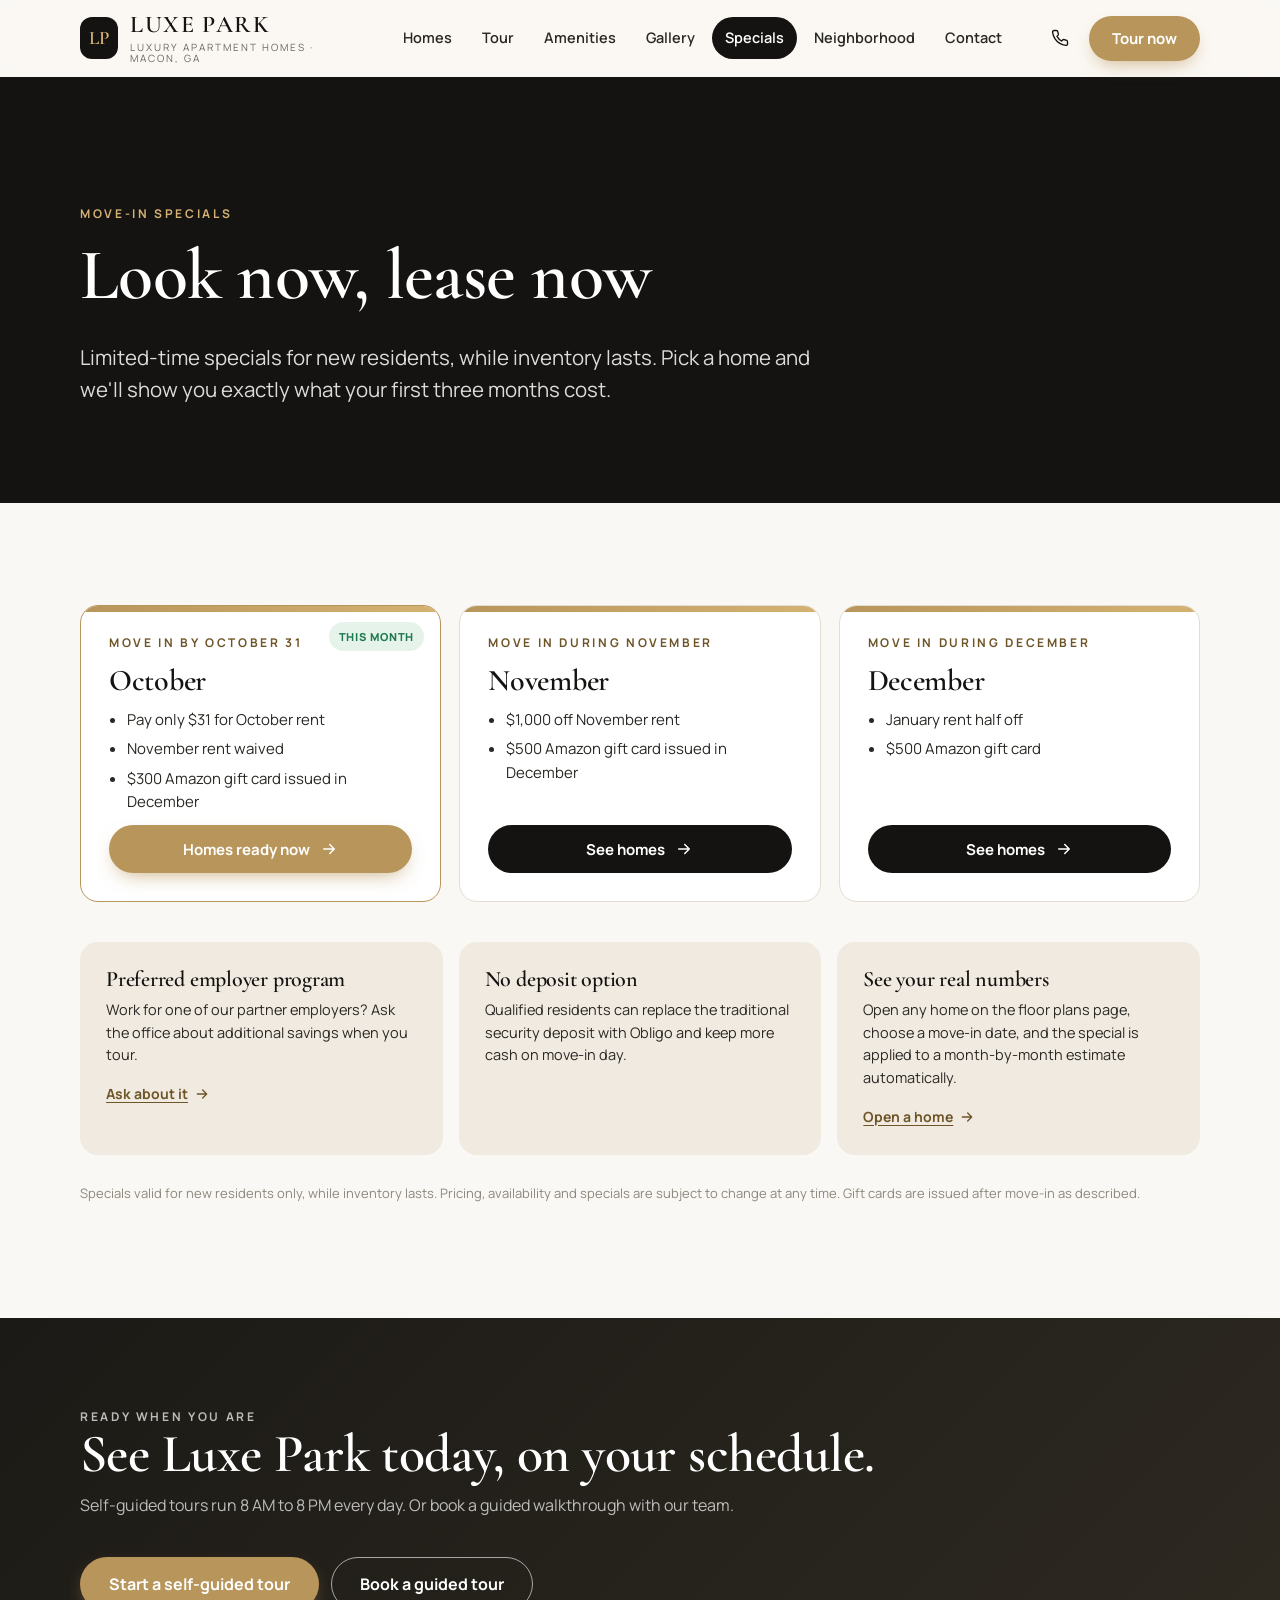
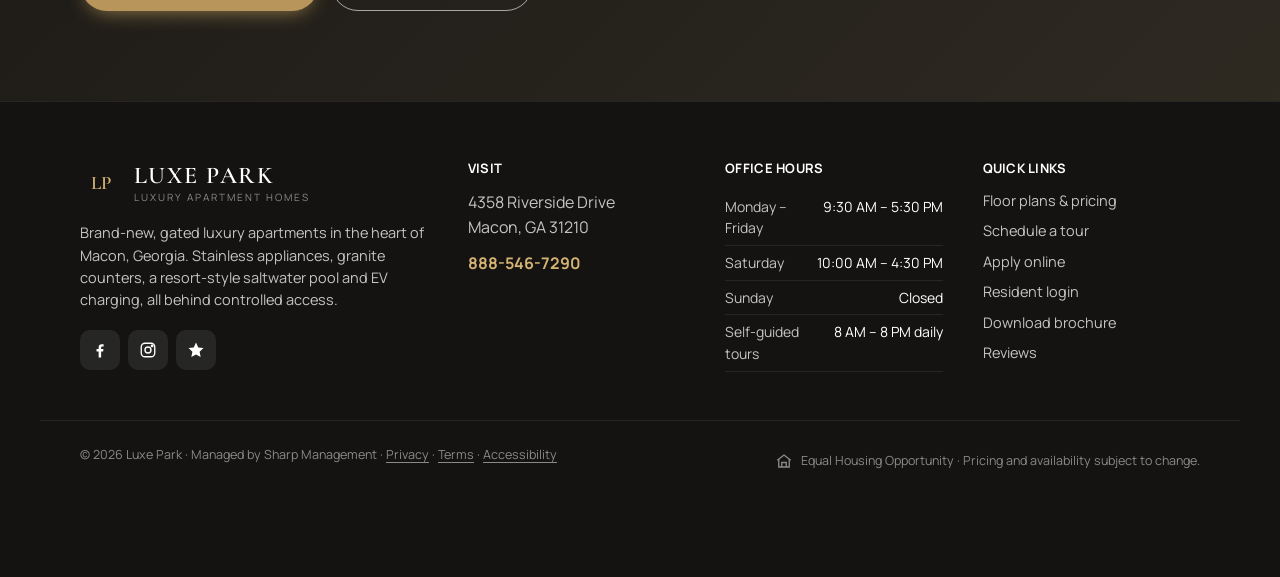
<file: specials.html>
<!doctype html>
<html lang="en">
<head>
<meta charset="utf-8">
<meta name="viewport" content="width=device-width, initial-scale=1">
<title>Move-In Specials | Luxe Park Apartments, Macon GA</title>
<meta name="description" content="Current move-in specials at Luxe Park in Macon, GA: reduced rent and Amazon gift cards for October, November and December move-ins, plus a no-deposit option.">
<meta property="og:title" content="Move-In Specials | Luxe Park Apartments, Macon GA">
<meta property="og:description" content="Current move-in specials at Luxe Park in Macon, GA: reduced rent and Amazon gift cards for October, November and December move-ins, plus a no-deposit option.">
<meta property="og:image" content="https://resource.rentcafe.com/image/upload/q_auto,f_auto,c_limit,w_1200/s3/2/130001/luxe%20park%20swimming%20pool.png">
<link rel="preconnect" href="https://fonts.googleapis.com">
<link rel="preconnect" href="https://fonts.gstatic.com" crossorigin>
<link href="https://fonts.googleapis.com/css2?family=Cormorant+Garamond:ital,wght@0,500;0,600;1,500&family=Manrope:wght@400;500;600;700&display=swap" rel="stylesheet">
<link rel="stylesheet" href="assets/style.css">
<link rel="icon" href="data:image/svg+xml,%3Csvg xmlns='http://www.w3.org/2000/svg' viewBox='0 0 64 64'%3E%3Crect width='64' height='64' rx='14' fill='%23141311'/%3E%3Ctext x='32' y='43' font-family='Georgia,serif' font-size='30' fill='%23c9a86a' text-anchor='middle'%3ELP%3C/text%3E%3C/svg%3E">
<script type="application/ld+json">{"@context": "https://schema.org", "@type": "ApartmentComplex", "name": "Luxe Park Luxury Apartment Homes", "telephone": "+1-888-546-7290", "url": "https://www.luxeparkga.com/", "address": {"@type": "PostalAddress", "streetAddress": "4358 Riverside Drive", "addressLocality": "Macon", "addressRegion": "GA", "postalCode": "31210", "addressCountry": "US"}, "petsAllowed": true, "amenityFeature": [{"@type": "LocationFeatureSpecification", "name": "Saltwater pool"}, {"@type": "LocationFeatureSpecification", "name": "Fitness center"}, {"@type": "LocationFeatureSpecification", "name": "Dog park"}, {"@type": "LocationFeatureSpecification", "name": "EV charging"}, {"@type": "LocationFeatureSpecification", "name": "Gated access"}]}</script>
</head>
<body data-page="specials.html">
<a class="skip" href="#main">Skip to content</a>
<header class="site-header" id="top">
  <div class="wrap header-inner">
    <a class="brand" href="index.html" aria-label="Luxe Park home">
      <span class="brand-mark">LP</span>
      <span class="brand-text"><span>Luxe Park</span><small>Luxury Apartment Homes · Macon, GA</small></span>
    </a>
    <nav class="nav" aria-label="Primary">
      <a href="floor-plans.html">Homes</a><a href="tour.html">Tour</a><a href="amenities.html">Amenities</a><a href="gallery.html">Gallery</a><a href="specials.html" aria-current=page>Specials</a><a href="neighborhood.html">Neighborhood</a><a href="contact.html">Contact</a>
    </nav>
    <div class="header-cta">
      <a class="icon-link" href="tel:+18885467290" aria-label="Call 888-546-7290"><svg viewBox="0 0 24 24" fill="none" stroke="currentColor" stroke-width="1.8" stroke-linecap="round" stroke-linejoin="round"><path d="M22 16.9v3a2 2 0 0 1-2.2 2 19.8 19.8 0 0 1-8.6-3.1 19.5 19.5 0 0 1-6-6A19.8 19.8 0 0 1 2.1 4.2 2 2 0 0 1 4.1 2h3a2 2 0 0 1 2 1.7c.1.9.4 1.8.7 2.7a2 2 0 0 1-.5 2.1L8 9.8a16 16 0 0 0 6.2 6.2l1.3-1.3a2 2 0 0 1 2.1-.5c.9.3 1.8.6 2.7.7a2 2 0 0 1 1.7 2z"/></svg><span>888-546-7290</span></a>
      <button class="btn btn-gold" data-book="guided">Tour now</button>
      <button class="menu-btn" aria-label="Open menu" aria-expanded="false" data-menu><svg viewBox="0 0 24 24" fill="none" stroke="currentColor" stroke-width="2" stroke-linecap="round"><path d="M4 7h16M4 12h16M4 17h16"/></svg></button>
    </div>
  </div>
</header>
<div class="mobile-menu" data-mobile-menu aria-hidden="true">
  <button class="menu-backdrop" aria-label="Close menu" data-menu-close></button>
  <div class="mobile-menu-panel">
  <div class="mobile-menu-top">
    <span class="eyebrow">Menu</span>
    <button class="menu-close" aria-label="Close menu" data-menu-close><svg viewBox="0 0 24 24" fill="none" stroke="currentColor" stroke-width="2" stroke-linecap="round"><path d="M6 6l12 12M18 6 6 18"/></svg></button>
  </div>
  <nav aria-label="Mobile">
    <a href="index.html">Home</a>
    <a href="floor-plans.html">Homes</a><a href="tour.html">Tour</a><a href="amenities.html">Amenities</a><a href="gallery.html">Gallery</a><a href="specials.html">Specials</a><a href="neighborhood.html">Neighborhood</a><a href="contact.html">Contact</a>
  </nav>
  <div class="mobile-menu-foot">
    <button class="btn btn-gold btn-block" data-book="guided">Tour now</button>
    <a class="btn btn-ghost btn-block" href="https://luxeparkga.securecafe.com/onlineleasing/luxe-park/guestlogin.aspx" target="_blank" rel="noopener">Apply online</a>
    <a class="btn btn-ghost btn-block" href="tel:+18885467290">Call 888-546-7290</a>
  </div>
  </div>
</div>
<main id="main">

<section class="page-hero" style="--hero:url('https://resource.rentcafe.com/image/upload/q_auto,f_auto,c_limit,w_1800/s3/2/130001/luxe%20park%20clubhouse%20(1).png')">
  <div class="wrap">
    <p class="eyebrow light">Move-in specials</p>
    <h1>Look now, lease now</h1>
    <p class="lead">Limited-time specials for new residents, while inventory lasts. Pick a home and we'll show you exactly what your first three months cost.</p>
  </div>
</section>

<section class="section">
  <div class="wrap">
    <div class="deals">
      <article class="deal-card is-now reveal"><span class="now">This month</span><p class="eyebrow">Move in by October 31</p><h3>October</h3>
        <ul><li>Pay only $31 for October rent</li><li>November rent waived</li><li>$300 Amazon gift card issued in December</li></ul>
        <a class="btn btn-gold" href="floor-plans.html?#list">Homes ready now <svg viewBox="0 0 24 24" fill="none" stroke="currentColor" stroke-width="2" stroke-linecap="round" stroke-linejoin="round"><path d="M5 12h14M13 6l6 6-6 6"/></svg></a></article>
      <article class="deal-card reveal"><p class="eyebrow">Move in during November</p><h3>November</h3>
        <ul><li>$1,000 off November rent</li><li>$500 Amazon gift card issued in December</li></ul>
        <a class="btn btn-dark" href="floor-plans.html">See homes <svg viewBox="0 0 24 24" fill="none" stroke="currentColor" stroke-width="2" stroke-linecap="round" stroke-linejoin="round"><path d="M5 12h14M13 6l6 6-6 6"/></svg></a></article>
      <article class="deal-card reveal"><p class="eyebrow">Move in during December</p><h3>December</h3>
        <ul><li>January rent half off</li><li>$500 Amazon gift card</li></ul>
        <a class="btn btn-dark" href="floor-plans.html">See homes <svg viewBox="0 0 24 24" fill="none" stroke="currentColor" stroke-width="2" stroke-linecap="round" stroke-linejoin="round"><path d="M5 12h14M13 6l6 6-6 6"/></svg></a></article>
    </div>
    <div class="callouts">
      <div class="callout reveal"><h3>Preferred employer program</h3><p>Work for one of our partner employers? Ask the office about additional savings when you tour.</p><a href="contact.html">Ask about it <svg viewBox="0 0 24 24" fill="none" stroke="currentColor" stroke-width="2" stroke-linecap="round" stroke-linejoin="round"><path d="M5 12h14M13 6l6 6-6 6"/></svg></a></div>
      <div class="callout reveal"><h3>No deposit option</h3><p>Qualified residents can replace the traditional security deposit with Obligo and keep more cash on move-in day.</p></div>
      <div class="callout reveal"><h3>See your real numbers</h3><p>Open any home on the floor plans page, choose a move-in date, and the special is applied to a month-by-month estimate automatically.</p><a href="floor-plans.html">Open a home <svg viewBox="0 0 24 24" fill="none" stroke="currentColor" stroke-width="2" stroke-linecap="round" stroke-linejoin="round"><path d="M5 12h14M13 6l6 6-6 6"/></svg></a></div>
    </div>
    <p class="fine" style="margin-top:28px">Specials valid for new residents only, while inventory lasts. Pricing, availability and specials are subject to change at any time. Gift cards are issued after move-in as described.</p>
  </div>
</section>

</main>
<section class="cta-band reveal">
  <div class="wrap cta-inner">
    <div>
      <p class="eyebrow">Ready when you are</p>
      <h2>See Luxe Park today, on your schedule.</h2>
      <p>Self-guided tours run 8 AM to 8 PM every day. Or book a guided walkthrough with our team.</p>
    </div>
    <div class="cta-actions">
      <a class="btn btn-gold btn-lg" href="https://app.tour24now.com/prospect/tour/luxe-park/register/" target="_blank" rel="noopener">Start a self-guided tour</a>
      <button class="btn btn-outline-light btn-lg" data-book="guided">Book a guided tour</button>
    </div>
  </div>
</section>
<footer class="site-footer">
  <div class="wrap footer-grid">
    <div class="footer-brand">
      <a class="brand" href="index.html"><span class="brand-mark">LP</span><span class="brand-text"><span>Luxe Park</span><small>Luxury Apartment Homes</small></span></a>
      <p>Brand-new, gated luxury apartments in the heart of Macon, Georgia. Stainless appliances, granite counters, a resort-style saltwater pool and EV charging, all behind controlled access.</p>
      <div class="social">
        <a href="https://www.facebook.com/luxeparkapartments" target="_blank" rel="noopener" aria-label="Facebook"><svg viewBox="0 0 24 24" fill="currentColor"><path d="M13.5 22v-8h2.7l.4-3.2h-3.1V8.8c0-.9.3-1.5 1.6-1.5h1.7V4.4c-.3 0-1.3-.1-2.5-.1-2.5 0-4.1 1.5-4.1 4.2v2.3H7.4V14h2.8v8h3.3z"/></svg></a>
        <a href="https://instagram.com/luxeparkapartments" target="_blank" rel="noopener" aria-label="Instagram"><svg viewBox="0 0 24 24" fill="none" stroke="currentColor" stroke-width="1.8"><rect x="3" y="3" width="18" height="18" rx="5"/><circle cx="12" cy="12" r="4"/><circle cx="17.5" cy="6.5" r="1" fill="currentColor"/></svg></a>
        <a href="https://birdeye.com/luxe-park-luxury-apartment-homes-171157085732420" target="_blank" rel="noopener" aria-label="Reviews"><svg viewBox="0 0 24 24" fill="currentColor"><path d="m12 2 3 6.6 7 .8-5.2 4.9 1.4 7.1L12 17.9 5.8 21.4l1.4-7.1L2 9.4l7-.8z"/></svg></a>
      </div>
    </div>
    <div>
      <h4>Visit</h4>
      <address>
        <a href="https://maps.google.com/?q=4358%20Riverside%20Drive%20Macon%20GA%2031210" target="_blank" rel="noopener">4358 Riverside Drive<br>Macon, GA 31210</a>
      </address>
      <a class="footer-phone" href="tel:+18885467290">888-546-7290</a>
    </div>
    <div>
      <h4>Office hours</h4>
      <ul class="hours"><li><span>Monday – Friday</span><span>9:30 AM – 5:30 PM</span></li><li><span>Saturday</span><span>10:00 AM – 4:30 PM</span></li><li><span>Sunday</span><span>Closed</span></li><li><span>Self-guided tours</span><span>8 AM – 8 PM daily</span></li></ul>
    </div>
    <div>
      <h4>Quick links</h4>
      <ul class="footer-links">
        <li><a href="floor-plans.html">Floor plans &amp; pricing</a></li>
        <li><a href="tour.html">Schedule a tour</a></li>
        <li><a href="https://luxeparkga.securecafe.com/onlineleasing/luxe-park/guestlogin.aspx" target="_blank" rel="noopener">Apply online</a></li>
        <li><a href="https://luxeparkga.securecafe.com/residentservices/luxe-park/userlogin.aspx" target="_blank" rel="noopener">Resident login</a></li>
        <li><a href="https://www.luxeparkga.com/brochure?FloorPlanIDs=,4624296,4624310,4624311,4624312" target="_blank" rel="noopener">Download brochure</a></li>
        <li><a href="https://birdeye.com/luxe-park-luxury-apartment-homes-171157085732420" target="_blank" rel="noopener">Reviews</a></li>
      </ul>
    </div>
  </div>
  <div class="wrap footer-bottom">
    <p>© 2026 Luxe Park · Managed by Sharp Management · <a href="https://www.luxeparkga.com/privacypolicy" target="_blank" rel="noopener">Privacy</a> · <a href="https://www.luxeparkga.com/termsandconditions" target="_blank" rel="noopener">Terms</a> · <a href="https://www.luxeparkga.com/accessibility" target="_blank" rel="noopener">Accessibility</a></p>
    <p class="eho" aria-label="Equal Housing Opportunity">
      <svg viewBox="0 0 24 24" width="18" height="18" fill="none" stroke="currentColor" stroke-width="1.8"><path d="M3 11 12 4l9 7M5 10v10h14V10M9 20v-6h6v6"/></svg>
      Equal Housing Opportunity · Pricing and availability subject to change.
    </p>
  </div>
</footer>
<div class="mobile-bar">
  <a href="tel:+18885467290"><svg viewBox="0 0 24 24" fill="none" stroke="currentColor" stroke-width="1.8" stroke-linecap="round" stroke-linejoin="round"><path d="M22 16.9v3a2 2 0 0 1-2.2 2 19.8 19.8 0 0 1-8.6-3.1 19.5 19.5 0 0 1-6-6A19.8 19.8 0 0 1 2.1 4.2 2 2 0 0 1 4.1 2h3a2 2 0 0 1 2 1.7c.1.9.4 1.8.7 2.7a2 2 0 0 1-.5 2.1L8 9.8a16 16 0 0 0 6.2 6.2l1.3-1.3a2 2 0 0 1 2.1-.5c.9.3 1.8.6 2.7.7a2 2 0 0 1 1.7 2z"/></svg> Call</a>
  <a class="primary" href="#" data-book="guided"><svg viewBox="0 0 24 24" fill="currentColor"><path d="M8 5v14l11-7z"/></svg> Tour now</a>
  <a href="floor-plans.html"><svg viewBox="0 0 24 24" fill="none" stroke="currentColor" stroke-width="1.8" stroke-linecap="round" stroke-linejoin="round"><circle cx="8" cy="15" r="4"/><path d="M10.9 12.1 21 2M15 8l3 3M18 5l3 3"/></svg> Pricing</a>
</div>
<div class="lightbox" data-lightbox hidden>
  <button class="lb-close" aria-label="Close" data-lb-close><svg viewBox="0 0 24 24" fill="none" stroke="currentColor" stroke-width="2" stroke-linecap="round"><path d="M6 6l12 12M18 6 6 18"/></svg></button>
  <button class="lb-prev" aria-label="Previous" data-lb-prev><svg viewBox="0 0 24 24" fill="none" stroke="currentColor" stroke-width="2" stroke-linecap="round" stroke-linejoin="round"><path d="M5 12h14M13 6l6 6-6 6"/></svg></button>
  <figure><img alt=""><figcaption></figcaption></figure>
  <button class="lb-next" aria-label="Next" data-lb-next><svg viewBox="0 0 24 24" fill="none" stroke="currentColor" stroke-width="2" stroke-linecap="round" stroke-linejoin="round"><path d="M5 12h14M13 6l6 6-6 6"/></svg></button>
</div>
<div class="modal" data-booking hidden><div class="modal-card quiz-card"></div></div>
<div class="video-modal" data-video-modal hidden>
  <button class="lb-close" aria-label="Close video" data-video-close><svg viewBox="0 0 24 24" fill="none" stroke="currentColor" stroke-width="2" stroke-linecap="round"><path d="M6 6l12 12M18 6 6 18"/></svg></button>
  <div class="video-frame"><iframe title="Luxe Park video tour" allow="autoplay; fullscreen; picture-in-picture" allowfullscreen></iframe></div>
</div>
<script src="assets/data.js"></script>
<script src="assets/main.js" defer></script>
<script src="assets/explorer.js" defer></script>
</body>
</html>
</file>
<file: assets/style.css>
/* Luxe Park — design system
   Palette: warm charcoal ink, warm paper, brass accent, sand surfaces. */
:root{
  --ink:#141311; --ink-2:#2a2824; --stone:#6b655c; --mute:#8d867c;
  --paper:#faf8f4; --sand:#f0eae0; --sand-2:#e4dccd; --line:#e3ddd2; --line-2:#d2cabb;
  --gold:#b8955a; --gold-2:#d4b273; --gold-ink:#6e5527;
  --live:#1f7a4d; --live-bg:#e5f3ea; --soon:#8a5a12; --soon-bg:#fbefd9;
  --radius:18px; --radius-s:10px;
  --shadow:0 10px 30px -12px rgba(20,19,17,.25);
  --shadow-lg:0 30px 60px -20px rgba(20,19,17,.35);
  --display:"Cormorant Garamond", Georgia, serif;
  --body:"Manrope", system-ui, -apple-system, "Segoe UI", sans-serif;
  --wrap:1200px; --gutter:clamp(16px, 4vw, 40px);
  --header-h:76px;
}
*{box-sizing:border-box}
html{scroll-behavior:smooth;-webkit-text-size-adjust:100%}
body{margin:0;font-family:var(--body);color:var(--ink);background:var(--paper);line-height:1.55;font-size:16px;-webkit-font-smoothing:antialiased}
img{max-width:100%;display:block}
a{color:inherit;text-decoration:none}
button{font:inherit;color:inherit;background:none;border:0;cursor:pointer;padding:0}
h1,h2,h3,h4{font-family:var(--display);font-weight:600;line-height:1.05;margin:0 0 .4em;letter-spacing:-.01em}
h1{font-size:clamp(40px,6.5vw,84px)}
h2{font-size:clamp(32px,4.2vw,54px)}
h3{font-size:clamp(22px,2.4vw,28px)}
h4{font-size:18px;font-family:var(--body);font-weight:700;letter-spacing:.02em;text-transform:uppercase;font-size:13px;color:var(--stone);margin-bottom:14px}
p{margin:0 0 1em}
.wrap{max-width:var(--wrap);margin:0 auto;padding:0 var(--gutter)}
.wrap.narrow{max-width:820px}
.skip{position:absolute;left:-999px;top:8px;background:var(--ink);color:#fff;padding:10px 14px;border-radius:8px;z-index:999}
.skip:focus{left:8px}
.eyebrow{font-size:12px;letter-spacing:.22em;text-transform:uppercase;font-weight:700;color:var(--gold-ink);margin-bottom:14px}
.eyebrow.light{color:var(--gold-2)}
.lead{font-size:clamp(17px,1.6vw,21px);color:var(--stone);max-width:62ch}
.muted{color:var(--mute);font-size:14px}
.center{text-align:center;margin-top:36px}
.note{background:var(--sand);border-radius:var(--radius-s);padding:16px 20px;margin-top:28px;font-size:15px;color:var(--ink-2)}
.fine{font-size:13px;color:var(--mute)}
.fine a,.note a,.callout a,.tour-help a{color:var(--gold-ink);text-decoration:underline;text-underline-offset:3px}

/* Buttons */
.btn{display:inline-flex;align-items:center;justify-content:center;gap:10px;padding:14px 22px;border-radius:999px;font-weight:700;font-size:15px;line-height:1;border:1.5px solid transparent;transition:transform .2s ease,background .2s ease,color .2s,border-color .2s,box-shadow .2s;white-space:nowrap}
.btn svg{width:18px;height:18px;flex:none}
.btn:hover{transform:translateY(-1px)}
.btn:active{transform:translateY(0)}
.btn-gold{background:var(--gold);color:#fff;box-shadow:0 8px 20px -8px rgba(184,149,90,.8)}
.btn-gold:hover{background:var(--gold-ink)}
.btn-dark{background:var(--ink);color:#fff}
.btn-dark:hover{background:var(--ink-2)}
.btn-outline{border-color:var(--ink);color:var(--ink);background:transparent}
.btn-outline:hover{background:var(--ink);color:#fff}
.btn-outline-light{border-color:rgba(255,255,255,.6);color:#fff}
.btn-outline-light:hover{background:#fff;color:var(--ink)}
.btn-ghost{color:var(--ink);background:var(--sand)}
.btn-ghost:hover{background:var(--sand-2)}
.btn-glass{background:rgba(255,255,255,.14);color:#fff;border-color:rgba(255,255,255,.35);backdrop-filter:blur(10px)}
.btn-glass:hover{background:rgba(255,255,255,.25)}
.btn-lg{padding:18px 28px;font-size:16px}
.btn-sm{padding:10px 14px;font-size:13px}
.btn-block{width:100%}
.btn-row{display:flex;gap:10px;flex-wrap:wrap}

/* Header */
.site-header{position:sticky;top:0;z-index:60;background:rgba(250,248,244,.82);backdrop-filter:saturate(1.4) blur(14px);border-bottom:1px solid transparent;transition:border-color .3s,background .3s}
.site-header.is-scrolled{border-color:var(--line);background:rgba(250,248,244,.94)}
.header-inner{display:flex;align-items:center;justify-content:space-between;height:var(--header-h);gap:24px}
.brand{display:flex;align-items:center;gap:12px}
.brand-mark{width:42px;height:42px;border-radius:12px;background:var(--ink);color:var(--gold-2);font-family:var(--display);font-weight:600;font-size:19px;display:grid;place-items:center;letter-spacing:.02em}
.brand-text{display:flex;flex-direction:column;line-height:1.1}
.brand-text span{font-family:var(--display);font-size:24px;font-weight:600;letter-spacing:.06em;text-transform:uppercase}
.brand-text small{font-size:10px;letter-spacing:.2em;text-transform:uppercase;color:var(--stone);margin-top:3px}
.nav{display:flex;gap:4px}
.nav a{padding:10px 13px;border-radius:999px;font-weight:600;font-size:14.5px;color:var(--ink-2);transition:background .2s}
.nav a:hover{background:var(--sand)}
.nav a[aria-current]{background:var(--ink);color:#fff}
.header-cta{display:flex;align-items:center;gap:8px}
.icon-link{display:inline-flex;align-items:center;gap:8px;font-weight:700;font-size:14px;padding:10px 12px;border-radius:999px}
.icon-link svg{width:18px;height:18px}
.icon-link:hover{background:var(--sand)}
.menu-btn{display:none;width:44px;height:44px;border-radius:12px;place-items:center}
.menu-btn svg{width:24px;height:24px}
/* Mobile menu: a drawer that slides in from the right over a dimmed, blurred page.
   It lives outside the header on purpose: the header's backdrop-filter would otherwise trap
   this fixed panel inside the 76px header strip. */
.mobile-menu{position:fixed;inset:0;z-index:80;visibility:hidden;pointer-events:none;transition:visibility 0s linear .45s}
.mobile-menu.is-open{visibility:visible;pointer-events:auto;transition-delay:0s}
.menu-backdrop{position:absolute;inset:0;width:100%;height:100%;background:rgba(20,19,17,.55);backdrop-filter:blur(6px);-webkit-backdrop-filter:blur(6px);opacity:0;transition:opacity .35s ease}
.mobile-menu.is-open .menu-backdrop{opacity:1}
.mobile-menu-panel{position:absolute;top:0;right:0;bottom:0;width:min(318px,86vw);background:var(--paper);color:var(--ink);box-shadow:-24px 0 60px rgba(0,0,0,.35);display:flex;flex-direction:column;padding:6px 22px 22px;box-sizing:border-box;overflow:auto;transform:translateX(104%);transition:transform .42s cubic-bezier(.2,.8,.2,1)}
.mobile-menu.is-open .mobile-menu-panel{transform:none}
.mobile-menu-top{display:flex;align-items:center;justify-content:space-between;height:var(--header-h)}
.mobile-menu-top .eyebrow{margin:0}
.menu-close{width:44px;height:44px;border-radius:12px;background:var(--sand);display:grid;place-items:center}
.menu-close svg{width:22px;height:22px}
.mobile-menu nav{display:flex;flex-direction:column;margin-top:10px;flex:1}
.mobile-menu nav a{font-family:var(--display);font-size:31px;font-weight:600;line-height:1.1;padding:10px 0;border-bottom:1px solid var(--line);opacity:0;transform:translateX(28px);transition:opacity .35s ease,transform .45s cubic-bezier(.2,.8,.2,1)}
.mobile-menu.is-open nav a{opacity:1;transform:none}
.mobile-menu.is-open nav a:nth-child(1){transition-delay:120ms}
.mobile-menu.is-open nav a:nth-child(2){transition-delay:160ms}
.mobile-menu.is-open nav a:nth-child(3){transition-delay:200ms}
.mobile-menu.is-open nav a:nth-child(4){transition-delay:240ms}
.mobile-menu.is-open nav a:nth-child(5){transition-delay:280ms}
.mobile-menu.is-open nav a:nth-child(6){transition-delay:320ms}
.mobile-menu.is-open nav a:nth-child(7){transition-delay:360ms}
.mobile-menu.is-open nav a:nth-child(8){transition-delay:400ms}
.mobile-menu-foot{display:grid;gap:10px;padding-top:16px;opacity:0;transform:translateX(16px);transition:opacity .35s ease,transform .45s cubic-bezier(.2,.8,.2,1)}
.mobile-menu.is-open .mobile-menu-foot{opacity:1;transform:none;transition-delay:380ms}
@media(max-height:700px){.mobile-menu nav a{font-size:26px;padding:7px 0}}
@media(prefers-reduced-motion:reduce){.mobile-menu,.menu-backdrop,.mobile-menu-panel,.mobile-menu nav a,.mobile-menu-foot{transition:none}}

/* Hero */
.hero{position:relative;min-height:calc(100svh - var(--header-h));display:flex;align-items:flex-end;overflow:hidden;background:var(--ink);color:#fff}
.hero-media{position:absolute;inset:0;overflow:hidden}
.hero-poster{position:absolute;inset:0;background:var(--poster) center/cover no-repeat;animation:kenburns 24s ease-in-out infinite alternate}
.hero-media iframe{position:absolute;top:50%;left:50%;width:max(100%,177.78vh);height:max(100%,56.25vw);transform:translate(-50%,-50%);pointer-events:none;border:0;opacity:0;transition:opacity 1.2s ease}
.hero-media.is-playing iframe{opacity:1}
@keyframes kenburns{from{transform:scale(1)}to{transform:scale(1.08)}}
.hero-shade{position:absolute;inset:0;background:linear-gradient(180deg,rgba(20,19,17,.15) 0%,rgba(20,19,17,.25) 45%,rgba(20,19,17,.85) 100%)}
.hero-content{position:relative;padding-top:120px;padding-bottom:70px;max-width:1200px;width:100%}
.hero h1{max-width:12ch;text-shadow:0 2px 30px rgba(0,0,0,.3)}
.hero .lead{color:rgba(255,255,255,.85);max-width:56ch}
.hero-actions{display:flex;gap:12px;flex-wrap:wrap;margin:28px 0 40px}
.hero-stats{list-style:none;margin:0;padding:24px 0 0;border-top:1px solid rgba(255,255,255,.2);display:grid;grid-template-columns:repeat(4,auto);gap:28px;justify-content:start}
.hero-stats li{display:flex;flex-direction:column}
.hero-stats strong{font-family:var(--display);font-size:28px;font-weight:600}
.hero-stats span{font-size:12px;letter-spacing:.14em;text-transform:uppercase;color:rgba(255,255,255,.65)}
.scroll-hint{position:absolute;right:var(--gutter);bottom:28px;width:28px;height:46px;border:1.5px solid rgba(255,255,255,.5);border-radius:14px;display:none}
.scroll-hint span{position:absolute;left:50%;top:8px;width:4px;height:8px;margin-left:-2px;background:#fff;border-radius:2px;animation:drop 1.6s infinite}
@keyframes drop{0%{transform:translateY(0);opacity:1}100%{transform:translateY(18px);opacity:0}}
@media(min-width:900px){.scroll-hint{display:block}}

/* Page hero */
.page-hero{position:relative;background:var(--ink) var(--hero) center/cover;color:#fff;padding:clamp(70px,10vw,130px) 0 clamp(44px,6vw,80px);isolation:isolate}
.page-hero::before{content:"";position:absolute;inset:0;background:linear-gradient(180deg,rgba(20,19,17,.55),rgba(20,19,17,.78));z-index:-1}
.page-hero .lead{color:rgba(255,255,255,.85)}
.page-hero h1{font-size:clamp(40px,6vw,72px)}

/* Sections */
.section{padding:clamp(60px,8vw,110px) 0}
.section-sand{background:var(--sand)}
.section-dark{background:var(--ink);color:#fff}
.section-dark .lead,.section-dark p{color:rgba(255,255,255,.78)}
.section-dark h2{color:#fff}
.section-head{max-width:720px;margin-bottom:clamp(28px,4vw,48px)}
.section-head p:not(.eyebrow){color:var(--stone);font-size:17px}
.section-dark .section-head p:not(.eyebrow){color:rgba(255,255,255,.75)}

/* Finder */
.finder{display:grid;grid-template-columns:repeat(3,1fr);gap:16px}
.finder-card{position:relative;background:#fff;border:1px solid var(--line);border-radius:var(--radius);padding:28px 26px 26px;display:grid;grid-template-columns:auto 1fr;grid-template-rows:auto auto auto;column-gap:16px;transition:transform .25s,box-shadow .25s,border-color .25s;overflow:hidden}
.finder-card:hover{transform:translateY(-4px);box-shadow:var(--shadow);border-color:var(--gold-2)}
.finder-beds{grid-row:1/4;font-family:var(--display);font-size:72px;line-height:.85;font-weight:600;color:var(--gold)}
.finder-label{font-size:12px;letter-spacing:.2em;text-transform:uppercase;color:var(--stone);font-weight:700}
.finder-rent{font-family:var(--display);font-size:30px;font-weight:600;margin:4px 0}
.finder-meta{font-size:14px;color:var(--stone)}
.finder-go{position:absolute;right:20px;top:20px;width:36px;height:36px;border-radius:50%;background:var(--sand);display:grid;place-items:center;transition:background .2s,color .2s}
.finder-go svg{width:18px;height:18px}
.finder-card:hover .finder-go{background:var(--ink);color:#fff}

/* Tour grid (home) */
.tour-grid{display:grid;grid-template-columns:1.25fr 1fr;gap:clamp(28px,5vw,64px);align-items:center}
.video-frame{position:relative;aspect-ratio:16/9;border-radius:var(--radius);overflow:hidden;background:#000;box-shadow:var(--shadow-lg)}
.video-frame iframe{position:absolute;inset:0;width:100%;height:100%;border:0}
.video-frame.big{border-radius:24px}
.caption{font-size:13px;color:rgba(255,255,255,.6);margin-top:12px}
.tour-options{display:grid;gap:10px;margin-top:8px}
.tour-option{display:grid;grid-template-columns:auto 1fr auto;gap:16px;align-items:center;padding:18px 20px;border:1px solid rgba(255,255,255,.14);border-radius:14px;background:rgba(255,255,255,.04);transition:background .2s,border-color .2s,transform .2s}
.tour-option:hover{background:rgba(255,255,255,.09);border-color:var(--gold);transform:translateX(4px)}
.tour-option strong{display:block;font-size:16px}
.tour-option em{font-style:normal;font-size:13.5px;color:rgba(255,255,255,.65)}
.tour-option>svg{width:20px;height:20px;color:var(--gold-2)}
.t-icon{width:44px;height:44px;border-radius:12px;background:var(--gold);color:#fff;display:grid;place-items:center;flex:none}
.t-icon svg{width:22px;height:22px}

/* Amenity cards */
.amen-grid{display:grid;grid-template-columns:repeat(3,1fr);gap:14px}
.amen-card{position:relative;aspect-ratio:4/3;border-radius:var(--radius);overflow:hidden;background:var(--bg) center/cover;color:#fff;display:flex;flex-direction:column;justify-content:flex-end;padding:22px;isolation:isolate}
.amen-card::before{content:"";position:absolute;inset:0;background:linear-gradient(180deg,rgba(0,0,0,0) 35%,rgba(20,19,17,.85));z-index:-1;transition:opacity .3s}
.amen-card::after{content:"";position:absolute;inset:0;background:var(--bg) center/cover;z-index:-2;transition:transform .6s ease}
.amen-card:hover::after{transform:scale(1.06)}
.amen-card span{width:40px;height:40px;border-radius:10px;background:rgba(255,255,255,.14);backdrop-filter:blur(8px);display:grid;place-items:center;margin-bottom:12px}
.amen-card span svg{width:22px;height:22px}
.amen-card strong{font-family:var(--display);font-size:26px;font-weight:600}

/* Split */
.split{display:grid;grid-template-columns:1fr 1fr;gap:clamp(28px,5vw,72px);align-items:center}
.split-media{position:relative}
.split-media>img:first-child{border-radius:var(--radius);box-shadow:var(--shadow-lg);aspect-ratio:4/3;object-fit:cover}
.split-inset{position:absolute;right:-24px;bottom:-28px;width:42%;border-radius:14px;box-shadow:var(--shadow-lg);border:6px solid var(--paper);aspect-ratio:1;object-fit:cover}
.section-sand .split-inset{border-color:var(--sand)}
.split-copy p{color:var(--stone)}
.checklist{list-style:none;padding:0;margin:0 0 28px;display:grid;gap:10px}
.checklist li{display:flex;gap:12px;align-items:center;font-size:16px}
.checklist svg{width:20px;height:20px;color:var(--gold);flex:none}
.map-card{border-radius:var(--radius);overflow:hidden;box-shadow:var(--shadow-lg);aspect-ratio:4/3;background:var(--sand)}
.map-card.tall{aspect-ratio:1}
.map-card iframe{width:100%;height:100%;border:0;display:block}

/* Gallery */
.g-grid{display:grid;grid-template-columns:repeat(3,1fr);gap:12px}
.g-item{position:relative;border-radius:14px;overflow:hidden;aspect-ratio:4/3;background:var(--sand);text-align:left}
.g-item img{width:100%;height:100%;object-fit:cover;transition:transform .6s ease}
.g-item:hover img{transform:scale(1.05)}
.g-item span{position:absolute;left:0;right:0;bottom:0;padding:28px 14px 12px;color:#fff;font-size:13px;font-weight:600;background:linear-gradient(180deg,transparent,rgba(0,0,0,.7));opacity:0;transition:opacity .25s}
.g-item:hover span,.g-item:focus-visible span{opacity:1}
.g-item.is-hidden{display:none}
.g-preview .g-item:first-child{grid-column:span 2;grid-row:span 2;aspect-ratio:auto}

/* Lightbox & video modal */
.lightbox,.video-modal{position:fixed;inset:0;z-index:100;background:rgba(10,9,8,.92);display:flex;align-items:center;justify-content:center;padding:24px;backdrop-filter:blur(6px)}
.lightbox[hidden],.video-modal[hidden]{display:none}
.lightbox figure{margin:0;max-width:min(1400px,92vw);max-height:88vh;display:flex;flex-direction:column;align-items:center;gap:12px}
.lightbox img{max-height:80vh;max-width:100%;width:auto;border-radius:10px;object-fit:contain;background:#fff}
.lightbox figcaption{color:rgba(255,255,255,.8);font-size:14px}
.lb-close,.lb-prev,.lb-next{position:absolute;width:48px;height:48px;border-radius:50%;background:rgba(255,255,255,.12);color:#fff;display:grid;place-items:center;transition:background .2s}
.lb-close:hover,.lb-prev:hover,.lb-next:hover{background:rgba(255,255,255,.28)}
.lb-close{top:20px;right:20px}
.lb-prev{left:20px;top:50%;transform:translateY(-50%) rotate(180deg)}
.lb-next{right:20px;top:50%;transform:translateY(-50%)}
.lb-close svg,.lb-prev svg,.lb-next svg{width:22px;height:22px}
.video-modal .video-frame{width:min(1200px,94vw);box-shadow:none}

/* CTA band */
.cta-band{background:linear-gradient(135deg,#1c1a16,#2e2a22);color:#fff;padding:clamp(50px,7vw,90px) 0}
.cta-inner{display:flex;justify-content:space-between;align-items:center;gap:40px;flex-wrap:wrap}
.cta-inner h2{margin-bottom:10px}
.cta-inner p{color:rgba(255,255,255,.7);margin:0}
.cta-actions{display:flex;gap:12px;flex-wrap:wrap}

/* Footer */
.site-footer{background:var(--ink);color:rgba(255,255,255,.75);padding:60px 0 100px;border-top:1px solid rgba(255,255,255,.08)}
.footer-grid{display:grid;grid-template-columns:1.6fr 1fr 1fr 1fr;gap:40px}
.footer-brand .brand-text{color:#fff}
.footer-brand .brand-text small{color:rgba(255,255,255,.5)}
.footer-brand p{font-size:14.5px;margin:18px 0;max-width:42ch}
.social{display:flex;gap:8px}
.social a{width:40px;height:40px;border-radius:10px;background:rgba(255,255,255,.08);display:grid;place-items:center;transition:background .2s}
.social a:hover{background:var(--gold)}
.social svg{width:18px;height:18px;color:#fff}
.site-footer h4{color:#fff}
address{font-style:normal;line-height:1.6}
.footer-phone{display:inline-block;margin-top:10px;font-weight:700;color:var(--gold-2)}
.hours{list-style:none;padding:0;margin:0;font-size:14px}
.hours li{display:flex;justify-content:space-between;gap:12px;padding:6px 0;border-bottom:1px solid rgba(255,255,255,.08)}
.hours li span:last-child{color:#fff;white-space:nowrap}
.footer-links{list-style:none;padding:0;margin:0;display:grid;gap:8px;font-size:14.5px}
.footer-links a:hover{color:var(--gold-2)}
.footer-bottom{margin-top:48px;padding-top:24px;border-top:1px solid rgba(255,255,255,.08);display:flex;justify-content:space-between;gap:16px;flex-wrap:wrap;font-size:12.5px;color:rgba(255,255,255,.5)}
.footer-bottom a{text-decoration:underline;text-underline-offset:3px}
.eho{display:flex;align-items:center;gap:8px;margin:0}

/* Mobile bar */
.mobile-bar{display:none;position:fixed;left:12px;right:12px;bottom:12px;z-index:70;background:rgba(20,19,17,.92);backdrop-filter:blur(12px);color:#fff;border-radius:16px;padding:6px;grid-template-columns:1fr 1.4fr 1fr;gap:6px;box-shadow:var(--shadow-lg)}
.mobile-bar a{display:flex;align-items:center;justify-content:center;gap:6px;padding:12px 6px;border-radius:12px;font-size:13px;font-weight:700}
.mobile-bar a.primary{background:var(--gold)}
.mobile-bar svg{width:16px;height:16px}

/* Toolbar, chips */
.toolbar{display:flex;align-items:center;gap:16px;flex-wrap:wrap;margin-bottom:28px}
.chips{display:flex;gap:6px;flex-wrap:wrap;background:#fff;border:1px solid var(--line);border-radius:999px;padding:4px}
.chip{padding:10px 16px;border-radius:999px;font-weight:700;font-size:14px;color:var(--stone);transition:background .2s,color .2s}
.chip:hover{color:var(--ink)}
.chip.is-active{background:var(--ink);color:#fff}
.sort{font-size:14px;font-weight:600;color:var(--stone);display:flex;align-items:center;gap:8px}
select{font:inherit;padding:10px 14px;border-radius:999px;border:1px solid var(--line);background:#fff;color:var(--ink);font-weight:600}
.toolbar .btn{margin-left:auto}

/* Plan cards */
.plans{display:grid;grid-template-columns:repeat(2,1fr);gap:20px}
.plan-card{background:#fff;border:1px solid var(--line);border-radius:var(--radius);overflow:hidden;display:flex;flex-direction:column;transition:box-shadow .25s,transform .25s}
.plan-card:hover{box-shadow:var(--shadow)}
.plan-card.is-hidden{display:none}
.plan-img{position:relative;display:block;width:100%;background:#fff;border-bottom:1px solid var(--line);padding:18px}
.plan-img img{width:100%;aspect-ratio:1.4;object-fit:contain;transition:transform .4s}
.plan-img:hover img{transform:scale(1.03)}
.plan-img .zoom{position:absolute;right:14px;bottom:14px;background:var(--ink);color:#fff;font-size:12px;font-weight:700;padding:7px 11px;border-radius:999px;opacity:0;transition:opacity .2s}
.plan-img:hover .zoom,.plan-img:focus-visible .zoom{opacity:1}
.plan-body{padding:22px 24px 24px;display:flex;flex-direction:column;gap:12px;flex:1}
.plan-head{display:flex;justify-content:space-between;align-items:flex-start;gap:12px}
.plan-head h3{margin:0 0 2px}
.plan-specs{color:var(--stone);font-size:14px;margin:0}
.badge{font-size:11.5px;font-weight:700;letter-spacing:.06em;text-transform:uppercase;padding:7px 11px;border-radius:999px;white-space:nowrap;flex:none}
.badge-live{background:var(--live-bg);color:var(--live)}
.badge-wait{background:var(--soon-bg);color:var(--soon)}
.plan-rent{font-family:var(--display);font-size:34px;font-weight:600;margin:0;line-height:1}
.plan-rent span{font-family:var(--body);font-size:12px;letter-spacing:.14em;text-transform:uppercase;color:var(--stone);margin-right:6px;font-weight:700}
.plan-rent small{font-family:var(--body);font-size:14px;color:var(--stone);font-weight:600}
.plan-blurb{color:var(--stone);font-size:15px;margin:0}
.plan-rooms{list-style:none;padding:0;margin:0;display:flex;flex-wrap:wrap;gap:6px}
.plan-rooms li{font-size:12.5px;font-weight:600;background:var(--sand);padding:6px 10px;border-radius:999px;color:var(--ink-2)}
.plan-actions{display:flex;gap:8px;flex-wrap:wrap;margin-top:auto;padding-top:8px}
.plan-actions .btn{flex:1;padding:13px 14px;font-size:14px}
.unit-chips{display:grid;gap:8px;grid-template-columns:repeat(auto-fill,minmax(150px,1fr))}
.unit-chips-title{font-size:12px;letter-spacing:.14em;text-transform:uppercase;font-weight:700;color:var(--stone);margin:6px 0 0}
.unit-chip{display:grid;gap:2px;text-align:left;padding:10px 12px;border:1px solid var(--line);border-radius:12px;background:var(--paper);transition:border-color .2s,transform .2s,background .2s}
.unit-chip:hover{border-color:var(--gold);transform:translateY(-2px);background:#fff}
.unit-chip.is-selected{border-color:var(--ink);background:#fff;box-shadow:0 0 0 2px var(--ink)}
.unit-chip strong{font-size:15px}
.unit-chip span{font-size:12px;color:var(--stone)}
.unit-chip em{font-style:normal;font-weight:700;font-size:14px}
.unit-chip i{font-style:normal;font-size:11px;font-weight:700;letter-spacing:.04em;text-transform:uppercase;color:var(--live)}
.unit-chip i.soon{color:var(--soon)}
.empty{text-align:center;color:var(--stone);padding:40px 0}
.callouts{display:grid;grid-template-columns:repeat(3,1fr);gap:16px;margin-top:40px}
.callout{background:var(--sand);border-radius:var(--radius);padding:26px}
.callout h3{font-size:22px;margin-bottom:8px}
.callout p{font-size:14.5px;color:var(--ink-2)}
.callout a{display:inline-flex;align-items:center;gap:6px;font-weight:700;font-size:14px}
.callout a svg{width:16px;height:16px}

/* Explorer */
.explorer{padding:clamp(40px,5vw,64px) 0 clamp(60px,8vw,110px)}
.x-toolbar{position:sticky;top:var(--header-h);z-index:40;background:rgba(250,248,244,.95);backdrop-filter:blur(10px);padding:14px 0;margin-bottom:28px;border-bottom:1px solid var(--line);display:flex;flex-wrap:wrap;gap:12px;align-items:center}
.x-views{display:flex;background:var(--sand);border-radius:999px;padding:4px}
.x-view{padding:10px 18px;border-radius:999px;font-weight:700;font-size:14px;color:var(--stone);display:inline-flex;align-items:center;gap:8px;transition:background .2s,color .2s}
.x-view svg{width:16px;height:16px}
.x-view.is-active{background:#fff;color:var(--ink);box-shadow:0 2px 8px rgba(0,0,0,.08)}
.x-filters{display:flex;gap:10px;align-items:center;flex-wrap:wrap}
.range{display:flex;align-items:center;gap:10px;font-size:13px;font-weight:700;color:var(--stone);background:#fff;border:1px solid var(--line);border-radius:999px;padding:8px 14px}
.range output{color:var(--ink);min-width:52px}
.range input{accent-color:var(--gold);width:120px}
.x-count{margin:0 0 0 auto;font-size:14px;font-weight:700;color:var(--stone)}
.x-count strong{color:var(--ink)}
.x-view-panel[hidden]{display:none}
.x-reset{font-size:13px;font-weight:700;color:var(--gold-ink);text-decoration:underline;text-underline-offset:3px}

/* Map explorer */
.map-explorer{display:grid;grid-template-columns:1.35fr 1fr;gap:20px;align-items:start}
.map-stage{background:#fff;border:1px solid var(--line);border-radius:var(--radius);overflow:hidden}
.crumbs{display:flex;align-items:center;gap:6px;padding:14px 18px;border-bottom:1px solid var(--line);font-size:13.5px;font-weight:700;color:var(--stone);flex-wrap:wrap}
.crumbs button{color:var(--gold-ink);text-decoration:underline;text-underline-offset:3px}
.crumbs span{color:var(--ink)}
.crumbs i{font-style:normal;color:var(--line-2)}
.site-map{position:relative;overflow:hidden;background:#f5f5ea}
.site-map-inner{position:relative;transition:transform .7s cubic-bezier(.2,.8,.2,1);transform-origin:50% 50%}
.site-map-inner img{width:100%;display:block;user-select:none;-webkit-user-drag:none}
.site-map-inner svg{position:absolute;inset:0;width:100%;height:100%}
.bpoly{fill:rgba(184,149,90,.0);stroke:rgba(184,149,90,0);stroke-width:4;cursor:pointer;transition:fill .25s,stroke .25s}
.bpoly:hover,.bpoly:focus-visible{fill:rgba(184,149,90,.35);stroke:var(--gold);outline:none}
.bpoly.is-active{fill:rgba(184,149,90,.45);stroke:var(--gold-ink)}
.bpoly.none{cursor:default}
.bpoly.none:hover{fill:rgba(0,0,0,.08);stroke:rgba(0,0,0,.3)}
.pins{position:absolute;inset:0;pointer-events:none}
.pin{position:absolute;transform:translate(-50%,-115%);pointer-events:auto;background:var(--ink);color:#fff;border-radius:12px;padding:7px 10px;display:grid;gap:1px;text-align:left;white-space:nowrap;box-shadow:var(--shadow);transition:transform .25s,background .25s;line-height:1.15}
.pin::after{content:"";position:absolute;left:50%;bottom:-6px;width:12px;height:12px;background:inherit;transform:translateX(-50%) rotate(45deg);border-radius:2px}
.pin strong{font-size:12px}
.pin span{font-size:11px;color:var(--gold-2);font-weight:700}
.pin:hover{transform:translate(-50%,-125%)}
.pin.is-active{background:var(--gold-ink)}
.pin.none{background:#9a948a}
.pin.none span{color:rgba(255,255,255,.7)}
.site-map.is-zoomed .pin{transform:translate(-50%,-115%) scale(.62)}
.site-map.is-zoomed .pin:not(.is-active){opacity:0}
.map-panel{background:#fff;border:1px solid var(--line);border-radius:var(--radius);padding:22px;min-height:420px;position:sticky;top:calc(var(--header-h) + 92px)}
.map-panel h3{margin-bottom:4px}
.panel-sub{color:var(--stone);font-size:14px;margin-bottom:18px}
.legend{display:flex;gap:14px;flex-wrap:wrap;font-size:12.5px;font-weight:600;color:var(--stone);margin:14px 0}
.legend i{display:inline-block;width:12px;height:12px;border-radius:4px;vertical-align:-1px;margin-right:6px}
.legend .l-avail{background:var(--gold)}
.legend .l-leased{background:#cfc8bb}
.legend .l-dim{background:var(--gold);opacity:.35}
.bldg-list{display:grid;gap:8px}
.bldg-row{display:grid;grid-template-columns:auto 1fr auto;gap:12px;align-items:center;padding:12px 14px;border:1px solid var(--line);border-radius:12px;text-align:left;transition:border-color .2s,background .2s}
.bldg-row:hover{border-color:var(--gold);background:var(--paper)}
.bldg-row.none{opacity:.55}
.bldg-num{width:38px;height:38px;border-radius:10px;background:var(--ink);color:#fff;display:grid;place-items:center;font-family:var(--display);font-size:20px;font-weight:600}
.bldg-row strong{display:block;font-size:14.5px}
.bldg-row span{font-size:12.5px;color:var(--stone)}
.bldg-row em{font-style:normal;font-weight:700;font-size:14px;white-space:nowrap}
.floors{display:grid;gap:10px;margin:14px 0}
.floor-bar{display:grid;grid-template-columns:auto 1fr auto;gap:14px;align-items:center;padding:16px 16px;border-radius:14px;border:1px solid var(--line);background:linear-gradient(90deg,var(--sand) var(--fill,0%),#fff var(--fill,0%));text-align:left;transition:border-color .2s,transform .2s}
.floor-bar:hover{border-color:var(--gold);transform:translateX(3px)}
.floor-bar.is-active{border-color:var(--ink);box-shadow:0 0 0 2px var(--ink)}
.floor-bar.none{opacity:.55}
.floor-bar b{font-family:var(--display);font-size:22px;font-weight:600;width:68px}
.floor-bar strong{display:block;font-size:14px}
.floor-bar span{font-size:12.5px;color:var(--stone)}
.floor-bar em{font-style:normal;font-weight:700;white-space:nowrap}
.floor-nav{display:flex;gap:6px}
.floor-nav button{width:38px;height:38px;border-radius:10px;background:var(--sand);display:grid;place-items:center;transition:background .2s}
.floor-nav button:hover:not(:disabled){background:var(--sand-2)}
.floor-nav button:disabled{opacity:.35;cursor:default}
.floor-nav svg{width:18px;height:18px}
.panel-head{display:flex;justify-content:space-between;align-items:flex-start;gap:12px}
.back-link{display:inline-flex;align-items:center;gap:6px;font-size:13px;font-weight:700;color:var(--gold-ink);margin-bottom:12px}
.back-link svg{width:14px;height:14px;transform:rotate(180deg)}
.plate{position:relative;background:#fbfaf6;border-radius:14px;border:1px solid var(--line);overflow:hidden;margin:12px 0}
.plate img{width:100%;display:block;opacity:.9}
.plate svg{position:absolute;inset:0;width:100%;height:100%}
.slot rect{fill:rgba(255,255,255,0);stroke:transparent;stroke-width:5;transition:fill .2s,stroke .2s}
.slot text{font-family:var(--body);font-weight:700;text-anchor:middle;pointer-events:none}
.slot .slot-num{font-size:30px;fill:var(--ink)}
.slot .slot-sub{font-size:22px;fill:var(--stone)}
.slot.leased rect{fill:rgba(255,255,255,.55)}
.slot.leased .slot-num{fill:#8d867c;font-size:22px}
.slot.leased .slot-sub{fill:#aaa49a;font-size:20px}
.slot.avail{cursor:pointer}
.slot.avail rect{fill:rgba(184,149,90,.28);stroke:var(--gold)}
.slot.avail:hover rect,.slot.avail:focus-visible rect{fill:rgba(184,149,90,.55);stroke:var(--gold-ink)}
.slot.avail:focus-visible{outline:none}
.slot.avail.dim rect{fill:rgba(184,149,90,.1);stroke:rgba(184,149,90,.4)}
.slot.avail.dim .slot-num{fill:#8d867c}
.slot.is-selected rect{fill:rgba(20,19,17,.85);stroke:var(--ink)}
.slot.is-selected text{fill:#fff}
.slot.avail .pulse{fill:var(--gold);animation:pulse 1.8s ease-out infinite;transform-origin:center;transform-box:fill-box}
@keyframes pulse{0%{opacity:.9;transform:scale(.6)}100%{opacity:0;transform:scale(2.4)}}
.floor-units{display:grid;gap:8px;margin-top:12px}
.table-wrap{overflow:auto;background:#fff;border:1px solid var(--line);border-radius:var(--radius)}
table.units{width:100%;border-collapse:collapse;font-size:14.5px;min-width:760px}
table.units th{text-align:left;font-size:12px;letter-spacing:.1em;text-transform:uppercase;color:var(--stone);padding:16px 18px;border-bottom:1px solid var(--line);cursor:pointer;white-space:nowrap;user-select:none}
table.units th.is-sorted{color:var(--ink)}
table.units th.is-sorted::after{content:" ↓";color:var(--gold)}
table.units th.is-sorted.desc::after{content:" ↑"}
table.units td{padding:14px 18px;border-bottom:1px solid var(--line);vertical-align:middle}
table.units tr:hover td{background:var(--paper)}
table.units tr{cursor:pointer}
table.units .num{font-weight:800}
table.units .rent{font-weight:700}
table.units .pill{font-size:11px;font-weight:700;letter-spacing:.05em;text-transform:uppercase;padding:5px 9px;border-radius:999px;background:var(--live-bg);color:var(--live);white-space:nowrap}
table.units .pill.soon{background:var(--soon-bg);color:var(--soon)}
.tone{display:inline-block;width:10px;height:10px;border-radius:3px;margin-right:8px;vertical-align:-1px}

/* Drawer */
.drawer-backdrop{position:fixed;inset:0;background:rgba(20,19,17,.5);z-index:90;opacity:0;transition:opacity .3s;pointer-events:none}
.drawer-backdrop.is-open{opacity:1;pointer-events:auto}
.drawer{position:fixed;top:0;right:0;bottom:0;width:min(560px,100%);background:#fff;z-index:95;box-shadow:var(--shadow-lg);transform:translateX(102%);transition:transform .4s cubic-bezier(.2,.8,.2,1);display:flex;flex-direction:column;overflow:hidden}
.drawer.is-open{transform:none}
.drawer-head{padding:22px 28px 18px;border-bottom:1px solid var(--line);background:var(--paper);position:relative}
.drawer-head h2{font-size:38px;margin:0}
.drawer-head .where{color:var(--stone);font-size:14.5px;margin:4px 0 0;font-weight:600}
.drawer-close{position:absolute;right:18px;top:18px;width:40px;height:40px;border-radius:50%;background:var(--sand);display:grid;place-items:center}
.drawer-close svg{width:20px;height:20px}
.drawer-body{overflow:auto;padding:22px 28px 110px;display:grid;gap:22px}
.drawer-plan{border:1px solid var(--line);border-radius:14px;padding:14px;width:100%;display:block;background:#fff;cursor:zoom-in}
.drawer-plan img{width:100%;aspect-ratio:1.4;object-fit:contain}
.specs{display:grid;grid-template-columns:repeat(2,1fr);gap:10px;margin:0}
.specs div{background:var(--sand);border-radius:12px;padding:12px 14px}
.specs dt{font-size:11px;letter-spacing:.14em;text-transform:uppercase;color:var(--stone);font-weight:700}
.specs dd{margin:4px 0 0;font-weight:700;font-size:16px}
.specs dd.big{font-family:var(--display);font-size:28px;font-weight:600}
.cost{border:1px solid var(--line);border-radius:14px;padding:18px}
.cost h3{font-size:22px;margin-bottom:4px}
.cost label{display:flex;align-items:center;justify-content:space-between;gap:12px;font-size:14px;font-weight:700;color:var(--stone);margin:10px 0 14px}
.cost input[type=date]{font:inherit;padding:9px 12px;border:1px solid var(--line);border-radius:10px;font-weight:700;color:var(--ink);background:#fff}
.deal{background:linear-gradient(135deg,#fff7e8,#fdf0d6);border:1px solid #f0dcb4;border-radius:12px;padding:14px 16px;margin-bottom:12px}
.deal strong{display:block;font-size:14px;color:var(--gold-ink);margin-bottom:4px}
.deal ul{margin:0;padding-left:18px;font-size:13.5px}
.deal.none{background:var(--sand);border-color:var(--line)}
.months{display:grid;grid-template-columns:repeat(3,1fr);gap:8px}
.months div{background:var(--paper);border:1px solid var(--line);border-radius:10px;padding:10px 12px}
.months span{display:block;font-size:11px;letter-spacing:.1em;text-transform:uppercase;color:var(--stone);font-weight:700}
.months strong{font-family:var(--display);font-size:24px;font-weight:600}
.months strong.free{color:var(--live)}
.savings{margin-top:12px;font-weight:700;font-size:14px;display:flex;justify-content:space-between}
.savings b{color:var(--live)}
.drawer h3{font-size:20px;margin-bottom:10px}
.drawer-actions{display:grid;gap:10px}
.drawer-actions .btn-row .btn{flex:1}
.similar{display:grid;gap:8px}

/* Compare */
.compare-tray{position:fixed;left:50%;bottom:16px;transform:translateX(-50%);z-index:85;background:var(--ink);color:#fff;border-radius:16px;padding:10px 10px 10px 16px;display:flex;align-items:center;gap:12px;box-shadow:var(--shadow-lg);max-width:calc(100% - 24px)}
.compare-tray[hidden]{display:none}
.compare-tray strong{font-size:14px;white-space:nowrap}
.compare-tray .ct-units{display:flex;gap:6px}
.compare-tray .ct-unit{background:rgba(255,255,255,.12);border-radius:8px;padding:6px 8px;font-size:12px;font-weight:700;display:flex;gap:6px;align-items:center}
.compare-tray .ct-unit button{opacity:.7}
.compare-tray .btn{padding:10px 14px;font-size:13px}
.modal{position:fixed;inset:0;z-index:98;background:rgba(20,19,17,.55);display:flex;align-items:center;justify-content:center;padding:20px;backdrop-filter:blur(4px)}
.modal[hidden]{display:none}
.modal-card{background:#fff;border-radius:22px;width:min(900px,100%);max-height:90vh;overflow:auto;padding:28px;position:relative;box-shadow:var(--shadow-lg)}
.modal-card h2{font-size:34px;margin-bottom:6px}
.modal-close{position:absolute;right:16px;top:16px;width:40px;height:40px;border-radius:50%;background:var(--sand);display:grid;place-items:center}
.modal-close svg{width:20px;height:20px}
table.compare{width:100%;border-collapse:collapse;margin-top:18px;font-size:14.5px}
table.compare th,table.compare td{padding:12px 10px;border-bottom:1px solid var(--line);text-align:left;vertical-align:top}
table.compare th{font-size:12px;letter-spacing:.1em;text-transform:uppercase;color:var(--stone)}
table.compare td.best{color:var(--live);font-weight:800}
table.compare img{width:120px;border:1px solid var(--line);border-radius:8px;padding:6px}

/* Quiz */
.quiz-card{width:min(640px,100%)}
.quiz-progress{display:flex;gap:6px;margin:12px 0 22px}
.quiz-progress i{flex:1;height:4px;border-radius:2px;background:var(--line)}
.quiz-progress i.on{background:var(--gold)}
.quiz-opts{display:grid;gap:10px;grid-template-columns:repeat(2,1fr)}
.quiz-opt{padding:18px;border:1.5px solid var(--line);border-radius:14px;text-align:left;transition:border-color .2s,background .2s,transform .2s}
.quiz-opt:hover{border-color:var(--gold);background:var(--paper);transform:translateY(-2px)}
.quiz-opt strong{display:block;font-size:17px}
.quiz-opt span{font-size:13px;color:var(--stone)}
.quiz-foot{display:flex;justify-content:space-between;align-items:center;margin-top:22px;gap:12px}
.quiz-result{display:grid;gap:10px;margin-top:16px}

/* Tour page */
.tour-hero{background:var(--ink);color:#fff;padding:clamp(60px,8vw,100px) 0 60px}
.tour-hero h1{max-width:16ch}
.tour-stage{margin-top:28px}
.tour-stage-actions{display:flex;align-items:center;gap:16px;margin-top:16px;flex-wrap:wrap}
.tour-stage .muted{color:rgba(255,255,255,.6)}
.tour-cards{display:grid;grid-template-columns:1fr 1fr;gap:20px}
.tour-card{background:#fff;border:1px solid var(--line);border-radius:var(--radius);padding:30px;display:flex;flex-direction:column;gap:10px}
.tour-card h3{margin:8px 0 0}
.tour-when{display:flex;align-items:center;gap:8px;font-weight:700;font-size:14px;color:var(--gold-ink);margin:0}
.tour-when svg{width:16px;height:16px}
.tour-card p{color:var(--stone);font-size:15px}
.steps{margin:0 0 18px;padding-left:0;list-style:none;counter-reset:s;display:grid;gap:8px}
.steps li{counter-increment:s;display:flex;gap:12px;align-items:center;font-size:14.5px}
.steps li::before{content:counter(s);width:26px;height:26px;border-radius:50%;background:var(--sand);display:grid;place-items:center;font-weight:800;font-size:12px;flex:none}
.tour-card .btn{margin-top:auto}
.tour-help{text-align:center;margin-top:32px;color:var(--stone)}
.mini-plans{display:grid;grid-template-columns:repeat(4,1fr);gap:14px}
.mini-plan{background:#fff;border:1px solid var(--line);border-radius:14px;padding:14px;display:grid;gap:8px;transition:transform .2s,box-shadow .2s}
.mini-plan:hover{transform:translateY(-3px);box-shadow:var(--shadow)}
.mini-plan img{aspect-ratio:1.3;object-fit:contain}
.mini-plan strong{display:block}
.mini-plan span{display:block;font-size:12.5px;color:var(--stone)}
.mini-plan em{font-style:normal;font-weight:700;font-size:14px}

/* Amenities page */
.feature-rows{display:grid;gap:clamp(40px,6vw,80px)}
.feature-row{display:grid;grid-template-columns:1.1fr 1fr;gap:clamp(24px,5vw,64px);align-items:center}
.feature-row img{border-radius:var(--radius);aspect-ratio:4/3;object-fit:cover;box-shadow:var(--shadow-lg)}
.feature-row.reverse img{order:2}
.feature-row h2{font-size:clamp(28px,3.4vw,42px)}
.feature-row p:not(.eyebrow){color:var(--stone);font-size:16.5px}
.two-col{display:grid;grid-template-columns:1fr 1fr;gap:clamp(28px,5vw,64px)}
.pill-list{list-style:none;padding:0;margin:0;display:flex;flex-wrap:wrap;gap:8px}
.pill-list li{background:#fff;border:1px solid var(--line);border-radius:999px;padding:9px 14px;font-size:13.5px;font-weight:600}
.accordion{display:grid;gap:10px}
.accordion details{background:#fff;border:1px solid var(--line);border-radius:14px;overflow:hidden}
.accordion summary{padding:18px 22px;font-weight:700;cursor:pointer;list-style:none;display:flex;justify-content:space-between;align-items:center;font-size:16px}
.accordion summary::after{content:"+";font-size:22px;color:var(--gold);font-weight:400}
.accordion details[open] summary::after{content:"−"}
.accordion summary::-webkit-details-marker{display:none}
.accordion details>div{padding:0 22px 20px;color:var(--ink-2);font-size:15px}
.breed-list{columns:2;padding-left:18px;margin:0;font-size:14px}
.breed-list li{break-inside:avoid;padding:2px 0}

/* Neighborhood */
.near-grid{display:grid;grid-template-columns:repeat(4,1fr);gap:12px}
.near{background:#fff;border:1px solid var(--line);border-radius:14px;padding:20px;display:grid;gap:4px}
.near strong{font-size:16px}
.near span{font-size:13px;color:var(--stone)}

/* Specials */
.deals{display:grid;grid-template-columns:repeat(3,1fr);gap:18px}
.deal-card{background:#fff;border:1px solid var(--line);border-radius:var(--radius);padding:28px;display:flex;flex-direction:column;gap:12px;position:relative;overflow:hidden}
.deal-card::before{content:"";position:absolute;inset:0 0 auto;height:6px;background:linear-gradient(90deg,var(--gold),var(--gold-2))}
.deal-card .eyebrow{margin-bottom:0}
.deal-card h3{font-size:30px;margin:0}
.deal-card ul{margin:0;padding-left:18px;color:var(--ink-2);font-size:15px;display:grid;gap:6px}
.deal-card .btn{margin-top:auto}
.deal-card.is-now{border-color:var(--gold)}
.deal-card .now{position:absolute;right:16px;top:16px;background:var(--live-bg);color:var(--live);font-size:11px;font-weight:800;letter-spacing:.08em;text-transform:uppercase;padding:6px 10px;border-radius:999px}

/* Contact */
.contact-grid{display:grid;grid-template-columns:1.3fr 1fr;gap:clamp(24px,4vw,56px);align-items:start}
.contact-form{background:#fff;border:1px solid var(--line);border-radius:var(--radius);padding:clamp(22px,3vw,36px);display:grid;gap:14px}
.contact-form h2{margin-bottom:4px}
.contact-form label{display:grid;gap:6px;font-size:13px;font-weight:700;color:var(--stone)}
.contact-form input,.contact-form select,.contact-form textarea{font:inherit;padding:13px 14px;border:1px solid var(--line-2);border-radius:12px;background:var(--paper);color:var(--ink);width:100%;font-weight:500}
.contact-form input:focus,.contact-form select:focus,.contact-form textarea:focus{outline:2px solid var(--gold);outline-offset:0;border-color:var(--gold)}
.contact-form select{border-radius:12px}
.field-row{display:grid;grid-template-columns:1fr 1fr;gap:14px}
.radio-row{border:0;padding:0;margin:0;display:flex;gap:16px;align-items:center;flex-wrap:wrap}
.radio-row legend{font-size:13px;font-weight:700;color:var(--stone);margin-bottom:8px}
.radio-row label,.check{display:flex;flex-direction:row;align-items:center;gap:8px;font-weight:600;color:var(--ink);font-size:14px}
.check input,.radio-row input{width:auto;accent-color:var(--gold)}
.form-status{font-weight:700;color:var(--live);min-height:1.2em;margin:0}
.form-status.err{color:#b23b3b}
.contact-side{display:grid;gap:14px}
.info-card{background:#fff;border:1px solid var(--line);border-radius:var(--radius);padding:22px}
.info-card h3{display:flex;align-items:center;gap:10px;font-size:20px;margin-bottom:10px}
.info-card h3 svg{width:20px;height:20px;color:var(--gold)}
.big-link{font-family:var(--display);font-size:34px;font-weight:600;display:block}
.info-card .hours li{border-color:var(--line)}
.info-card .hours li span:last-child{color:var(--ink)}
.info-card .footer-links a{color:var(--gold-ink);text-decoration:underline;text-underline-offset:3px}

/* Reveal */
.reveal{opacity:0;transform:translateY(22px);transition:opacity .7s ease,transform .7s cubic-bezier(.2,.8,.2,1)}
.reveal.is-in{opacity:1;transform:none}
@media(prefers-reduced-motion:reduce){.reveal{opacity:1;transform:none;transition:none}.hero-poster{animation:none}*{scroll-behavior:auto!important}}

/* Responsive */
@media(max-width:1100px){
  .nav{display:none}
  .menu-btn{display:grid}
  .header-cta .icon-link span{display:none}
}
@media(max-width:960px){
  .finder,.amen-grid,.callouts,.deals{grid-template-columns:1fr 1fr}
  .tour-grid,.split,.feature-row,.feature-row.reverse,.two-col,.contact-grid,.tour-cards,.map-explorer{grid-template-columns:1fr}
  .feature-row.reverse img{order:0}
  .split-inset{right:0;bottom:-20px;width:38%}
  .near-grid,.mini-plans{grid-template-columns:1fr 1fr}
  .plans{grid-template-columns:1fr}
  .footer-grid{grid-template-columns:1fr 1fr}
  .map-panel{position:static;min-height:0}
  .x-count{margin-left:0;width:100%}
}
@media(max-width:640px){
  :root{--header-h:64px}
  .brand-text small{display:none}
  .brand-text span{font-size:20px}
  .header-cta .btn{padding:11px 14px;font-size:13px}
  .header-cta .icon-link{display:none}
  .hero{min-height:calc(100svh - var(--header-h))}
  .hero-content{padding-bottom:110px}
  .hero-stats{grid-template-columns:1fr 1fr;gap:16px}
  .hero-actions .btn{width:100%}
  .finder,.amen-grid,.callouts,.deals,.g-grid,.near-grid,.mini-plans,.footer-grid,.field-row,.quiz-opts,.specs{grid-template-columns:1fr}
  .g-grid{grid-template-columns:1fr 1fr}
  .g-preview .g-item:first-child{grid-column:span 2;grid-row:auto;aspect-ratio:16/10}
  .mobile-bar{display:grid}
  .site-footer{padding-bottom:110px}
  .cta-actions .btn{width:100%}
  .toolbar .btn{margin-left:0;width:100%}
  .plan-actions{flex-direction:column}
  .plan-actions .btn{width:100%}
  .x-toolbar{position:static}
  .range input{width:90px}
  .drawer-body{padding:18px 18px 120px}
  .drawer-head{padding:18px 18px 14px}
  .drawer-head h2{font-size:32px}
  .months{grid-template-columns:1fr 1fr 1fr}
  .breed-list{columns:1}
  .compare-tray{bottom:84px}
  .explorer .wrap{padding:0 12px}
}

/* Home: property map teaser */
.map-teaser{margin-top:28px}
.map-teaser-card{display:grid;grid-template-columns:1.1fr 1fr;gap:clamp(20px,4vw,48px);align-items:center;background:#fff;border:1px solid var(--line);border-radius:var(--radius);padding:clamp(16px,2.5vw,28px);transition:box-shadow .25s,border-color .25s}
.map-teaser-card:hover{box-shadow:var(--shadow);border-color:var(--gold-2)}
.map-teaser-card img{border-radius:14px;border:1px solid var(--line)}
.map-teaser-card h3{font-size:clamp(26px,3vw,36px)}
.map-teaser-card p:not(.eyebrow){color:var(--stone);font-size:15.5px}
.unit-chip.is-dim{opacity:.55}
@media(max-width:960px){.map-teaser-card{grid-template-columns:1fr}}

/* Map explorer refinements */
.site-map{container-type:inline-size}
.site-map-inner{margin-top:-11.5%}
.site-map[hidden],.plate-stage[hidden]{display:none}
@container (max-width:640px){.pin{padding:5px 8px;border-radius:9px}.pin span{display:none}.pin strong{font-size:11px}}
.plate-stage{padding:18px 20px 22px}
.plate-head{display:flex;justify-content:space-between;align-items:center;gap:12px;flex-wrap:wrap;margin-bottom:6px}
.plate-head strong{font-family:var(--display);font-size:24px;font-weight:600;display:block;line-height:1.1}
.plate-head span{font-size:13px;color:var(--stone);font-weight:600}
.plate-key{font-size:12.5px;font-weight:700;color:var(--stone)}
.plate-key i{display:inline-block;width:12px;height:12px;border-radius:4px;background:var(--gold);vertical-align:-1px;margin-right:6px}
.plate.big{border:0;background:transparent;margin:0}
.plate.big img{opacity:.95}
.mini-map{display:block;width:100%;margin-top:16px;text-align:left;border:1px solid var(--line);border-radius:12px;overflow:hidden;background:#f5f5ea;transition:border-color .2s}
.mini-map:hover{border-color:var(--gold)}
.mini-map-inner{position:relative;overflow:hidden}
.mini-map-inner img{width:100%;display:block;margin-top:-11.5%;opacity:.85}
.mini-map-inner svg{position:absolute;inset:0;width:100%;height:100%;margin-top:-11.5%}
.mini-map polygon{fill:rgba(184,149,90,.55);stroke:var(--gold-ink);stroke-width:10}
.mini-map>span{display:block;padding:10px 14px;font-size:12.5px;font-weight:700;color:var(--gold-ink);background:#fff}
.icon-link span{white-space:nowrap}
@media(max-width:1280px){.header-cta .icon-link span{display:none}}
/* Tight crop of the floor plate (the source image has wide empty margins) */
.plate.big{position:relative;aspect-ratio:1200/520;overflow:hidden;border-radius:14px;background:#fbfaf6}
.plate.big img,.plate.big svg{position:absolute;left:0;top:-41.3%;width:100%;height:173.08%}

/* Plan showcase */
.showcase{display:grid;grid-template-columns:300px 1fr;gap:18px;align-items:start}
.plan-list{display:grid;gap:10px;position:sticky;top:calc(var(--header-h) + 96px)}
.plan-row{display:grid;gap:6px;text-align:left;background:#fff;border:1px solid var(--line);border-radius:16px;padding:16px 18px;transition:border-color .2s,transform .2s,box-shadow .2s;position:relative;overflow:hidden}
.plan-row::before{content:"";position:absolute;left:0;top:0;bottom:0;width:4px;background:var(--tone);opacity:0;transition:opacity .2s}
.plan-row:hover{border-color:var(--gold-2);transform:translateX(3px)}
.plan-row.is-active{border-color:var(--ink);box-shadow:0 0 0 2px var(--ink);transform:none}
.plan-row.is-active::before{opacity:1}
.plan-row-top{display:flex;justify-content:space-between;align-items:baseline;gap:8px}
.plan-row-top strong{font-family:var(--display);font-size:22px;font-weight:600}
.plan-row-top em{font-style:normal;font-weight:700;font-size:13.5px;white-space:nowrap}
.plan-row-sub{font-size:12.5px;color:var(--stone)}
.plan-row-bar{height:6px;border-radius:3px;background:var(--sand);overflow:hidden}
.plan-row-bar i{display:block;height:100%;width:var(--w);background:linear-gradient(90deg,var(--gold),var(--gold-2));border-radius:3px;transform-origin:left;animation:grow .8s cubic-bezier(.2,.8,.2,1)}
@keyframes grow{from{transform:scaleX(0)}to{transform:scaleX(1)}}
.plan-row-avail{font-size:11.5px;font-weight:800;letter-spacing:.05em;text-transform:uppercase;color:var(--live)}
.plan-row-avail.wait{color:var(--soon)}
.stage{background:#fff;border:1px solid var(--line);border-radius:22px;overflow:hidden}
.stage-head{display:flex;justify-content:space-between;align-items:flex-end;gap:16px;padding:22px 26px 0;flex-wrap:wrap}
.stage-title .eyebrow{margin-bottom:6px}
.stage-title h2{font-size:clamp(34px,4vw,52px);margin:0}
.stage-tabs{display:flex;background:var(--sand);border-radius:999px;padding:4px}
.stage-tabs button{padding:9px 16px;border-radius:999px;font-weight:700;font-size:13.5px;color:var(--stone);transition:background .2s,color .2s}
.stage-tabs button.is-active{background:var(--ink);color:#fff}
.stage-media{padding:14px 26px 0;opacity:0;transform:translateY(8px);transition:opacity .45s ease,transform .45s cubic-bezier(.2,.8,.2,1)}
.stage-media.is-in{opacity:1;transform:none}
.stage-plan{position:relative;perspective:1200px;transform-style:preserve-3d;transform:rotateX(var(--rx,0deg)) rotateY(var(--ry,0deg));transition:transform .25s ease;border-radius:16px}
.stage-plan>img{width:100%;border-radius:16px;border:1px solid var(--line);display:block}
.hs{position:absolute;width:30px;height:30px;transform:translate(-50%,-50%);border-radius:50%;display:grid;place-items:center;z-index:2}
.hs i{width:14px;height:14px;border-radius:50%;background:var(--gold);box-shadow:0 0 0 3px #fff,0 2px 10px rgba(0,0,0,.3);transition:transform .2s,background .2s}
.hs::after{content:"";position:absolute;inset:3px;border-radius:50%;border:2px solid var(--gold);animation:ring 2s ease-out infinite;opacity:.8}
@keyframes ring{0%{transform:scale(.6);opacity:.9}100%{transform:scale(1.9);opacity:0}}
.hs:hover i,.hs.is-on i{transform:scale(1.35);background:var(--ink)}
.hs.is-on::after{animation:none;opacity:0}
.hs-pop{position:absolute;z-index:3;width:230px;transform:translate(22px,-50%);background:#fff;border-radius:14px;box-shadow:var(--shadow-lg);padding:8px;display:grid;gap:4px;cursor:zoom-in;animation:popin .25s cubic-bezier(.2,.8,.2,1)}
.hs-pop.flip{transform:translate(calc(-100% - 22px),-50%)}
@keyframes popin{from{opacity:0;transform:translate(22px,-50%) scale(.92)}to{opacity:1}}
.hs-pop.flip{animation-name:popinf}
@keyframes popinf{from{opacity:0;transform:translate(calc(-100% - 22px),-50%) scale(.92)}to{opacity:1}}
.hs-pop img{width:100%;aspect-ratio:4/3;object-fit:cover;border-radius:9px}
.hs-pop strong{font-size:14px;padding:4px 4px 0}
.hs-pop span{font-size:12.5px;color:var(--stone);padding:0 4px 4px}
.stage-zoom{position:absolute;right:12px;top:12px;width:40px;height:40px;border-radius:50%;background:#fff;box-shadow:var(--shadow);display:grid;place-items:center;z-index:2}
.stage-zoom svg{width:20px;height:20px}
.hs-hint{position:absolute;left:14px;bottom:12px;margin:0;font-size:12.5px;font-weight:700;color:var(--gold-ink);background:rgba(255,255,255,.9);padding:7px 11px;border-radius:999px;pointer-events:none}
.hs-hint:empty{display:none}
.stage-photos{position:relative;border-radius:16px;overflow:hidden;background:var(--sand)}
.stage-photos>img{width:100%;aspect-ratio:3/2;object-fit:cover;display:block;cursor:zoom-in}
.ph-nav{position:absolute;top:50%;transform:translateY(-50%);width:44px;height:44px;border-radius:50%;background:rgba(255,255,255,.92);box-shadow:var(--shadow);display:grid;place-items:center}
.ph-nav svg{width:20px;height:20px}
.ph-nav.prev{left:12px}.ph-nav.next{right:12px}
.ph-dots{position:absolute;left:0;right:0;bottom:46px;display:flex;justify-content:center;gap:6px}
.ph-dots button{width:8px;height:8px;border-radius:50%;background:rgba(255,255,255,.55)}
.ph-dots button.on{background:#fff;transform:scale(1.3)}
.ph-note{margin:0;padding:10px 14px;font-size:12.5px;color:var(--stone);background:#fff;border-top:1px solid var(--line)}
.footprints{display:grid;grid-template-columns:repeat(4,1fr);gap:14px;align-items:end;padding:26px 10px 0;border:1px solid var(--line);border-radius:16px;background:var(--paper);position:relative}
.footprints .ph-note{grid-column:1/-1;margin:14px -10px 0;border-radius:0 0 16px 16px}
.fp{display:grid;gap:10px;justify-items:center;text-align:center;align-self:end}
.fp-box{width:var(--w);aspect-ratio:1;border-radius:10px;background:var(--tone);border:2px solid rgba(0,0,0,.08);display:grid;place-content:center;color:#fff;text-shadow:0 1px 2px rgba(0,0,0,.3);transform-origin:bottom;animation:grow-y .7s cubic-bezier(.2,.8,.2,1);transition:transform .2s,box-shadow .2s}
.fp[style*="e8d6b3"] .fp-box{color:var(--ink);text-shadow:none}
@keyframes grow-y{from{transform:scaleY(0)}to{transform:scaleY(1)}}
.fp-box b{font-family:var(--display);font-size:clamp(16px,2.4vw,30px);font-weight:600;line-height:1}
.fp-box small{font-size:10px;letter-spacing:.1em;text-transform:uppercase;font-weight:700;opacity:.85}
.fp:hover .fp-box{transform:translateY(-4px);box-shadow:var(--shadow)}
.fp.is-active .fp-box{box-shadow:0 0 0 3px var(--ink)}
.fp-label{font-weight:700;font-size:13.5px;display:grid}
.fp-label em{font-style:normal;font-size:12px;color:var(--stone);font-weight:600}
.stage-body{display:grid;grid-template-columns:1fr 1.1fr;gap:28px;padding:22px 26px 26px}
.stage-info .plan-rent{margin-bottom:10px}
.stage-homes .unit-chips-title{margin:0 0 10px}
@media(max-width:960px){
  .showcase{grid-template-columns:1fr}
  .plan-list{position:static;grid-template-columns:repeat(4,minmax(150px,1fr));overflow:auto;gap:8px;padding-bottom:4px;scroll-snap-type:x mandatory}
  .plan-row{scroll-snap-align:start;padding:12px 14px}
  .plan-row:hover{transform:none}
  .stage-body{grid-template-columns:1fr}
  .stage-head,.stage-media{padding-left:16px;padding-right:16px}
  .stage-body{padding:18px 16px 20px}
  .hs-pop{width:190px}
}
@media(max-width:640px){
  .plan-list{grid-template-columns:repeat(4,220px)}
  .stage-tabs{width:100%}
  .stage-tabs button{flex:1;padding:9px 6px;font-size:12.5px}
  .footprints{grid-template-columns:repeat(4,1fr);gap:8px}
  .hs-pop{width:160px}
  .hs-pop.flip{transform:translate(calc(-100% - 14px),-50%)}
}

.plans{display:block}

/* Pricing stamp, 3D tab, booking */
.stamp{display:inline-block;margin-left:12px;font-size:12px;font-weight:600;color:var(--mute);background:var(--sand);padding:4px 9px;border-radius:999px}
.soon-dot{display:inline-block;width:7px;height:7px;border-radius:50%;background:var(--gold);margin-left:4px;vertical-align:2px}
.stage-3d{position:relative;aspect-ratio:16/10;border-radius:16px;overflow:hidden;background:var(--ink);border:1px solid var(--line)}
.stage-3d iframe{position:absolute;inset:0;width:100%;height:100%;border:0}
.stage-3d.placeholder img{position:absolute;inset:0;width:100%;height:100%;object-fit:cover;opacity:.22;filter:blur(2px)}
.stage-3d-msg{position:absolute;inset:0;display:flex;flex-direction:column;justify-content:center;align-items:flex-start;padding:clamp(20px,5%,48px);color:#fff;max-width:560px}
.stage-3d-msg .eyebrow{color:var(--gold-2)}
.stage-3d-msg h3{font-size:clamp(26px,3vw,38px);color:#fff}
.stage-3d-msg p{color:rgba(255,255,255,.8)}
.stage-3d-msg .btn-outline{border-color:rgba(255,255,255,.6);color:#fff}
.quiz-opt.is-on{border-color:var(--ink);box-shadow:0 0 0 2px var(--ink)}
.days{display:grid;grid-template-columns:repeat(7,1fr);gap:6px;margin-bottom:16px}
.day{display:grid;justify-items:center;gap:1px;padding:10px 4px;border:1px solid var(--line);border-radius:12px;transition:border-color .2s,background .2s}
.day span{font-size:11px;letter-spacing:.08em;text-transform:uppercase;color:var(--stone);font-weight:700}
.day strong{font-family:var(--display);font-size:24px;font-weight:600;line-height:1}
.day em{font-style:normal;font-size:11px;color:var(--stone)}
.day:hover:not(:disabled){border-color:var(--gold)}
.day.is-on{background:var(--ink);color:#fff;border-color:var(--ink)}
.day.is-on span,.day.is-on em{color:rgba(255,255,255,.7)}
.day:disabled{opacity:.35;cursor:default}
.times{display:grid;grid-template-columns:repeat(auto-fill,minmax(96px,1fr));gap:8px;max-height:220px;overflow:auto;padding:2px}
.time{padding:11px 8px;border:1px solid var(--line);border-radius:10px;font-weight:700;font-size:13.5px;transition:border-color .2s,background .2s}
.time:hover{border-color:var(--gold)}
.time.is-on{background:var(--gold);border-color:var(--gold);color:#fff}
.book-form{border:0;padding:0;background:transparent}
.book-form .quiz-foot{margin-top:6px}
.btn:disabled{opacity:.45;cursor:default;transform:none}
@media(max-width:640px){.days{grid-template-columns:repeat(7,1fr);gap:4px}.day{padding:8px 2px}.day strong{font-size:18px}}
</file>
